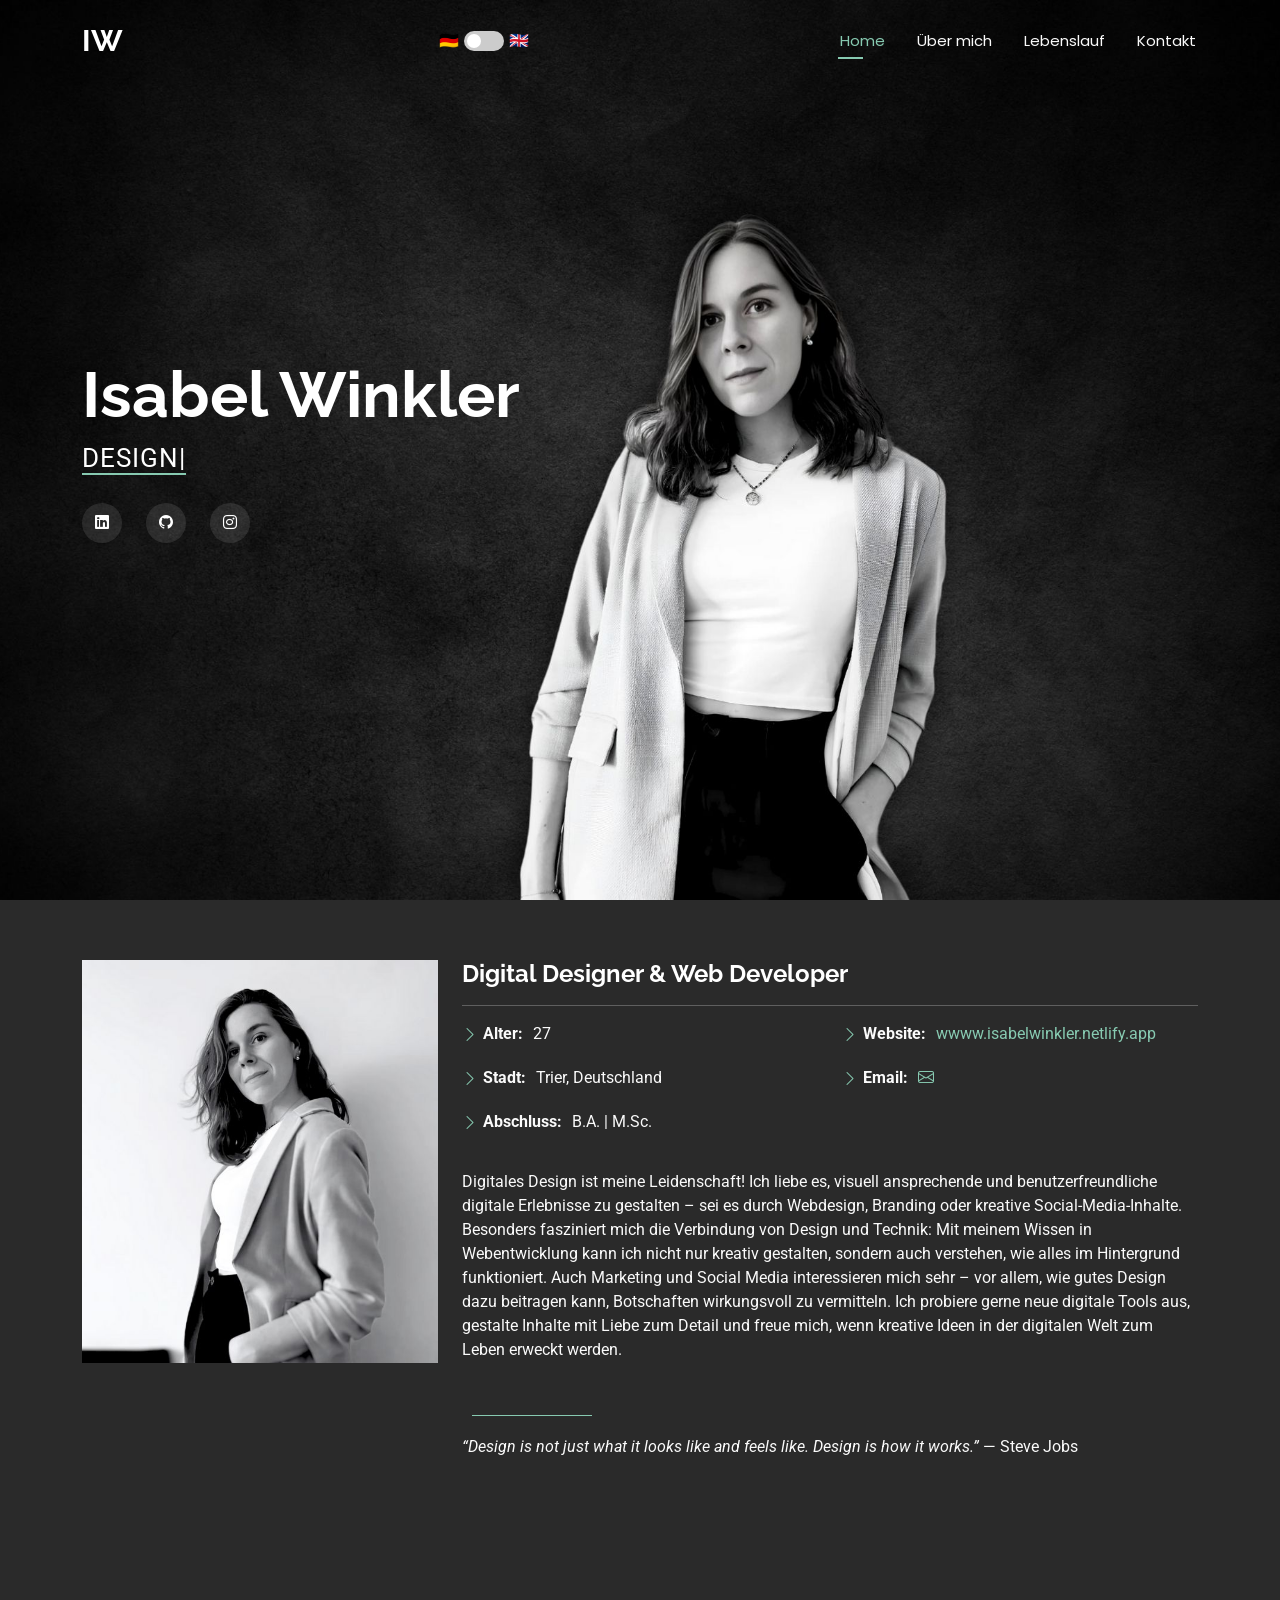
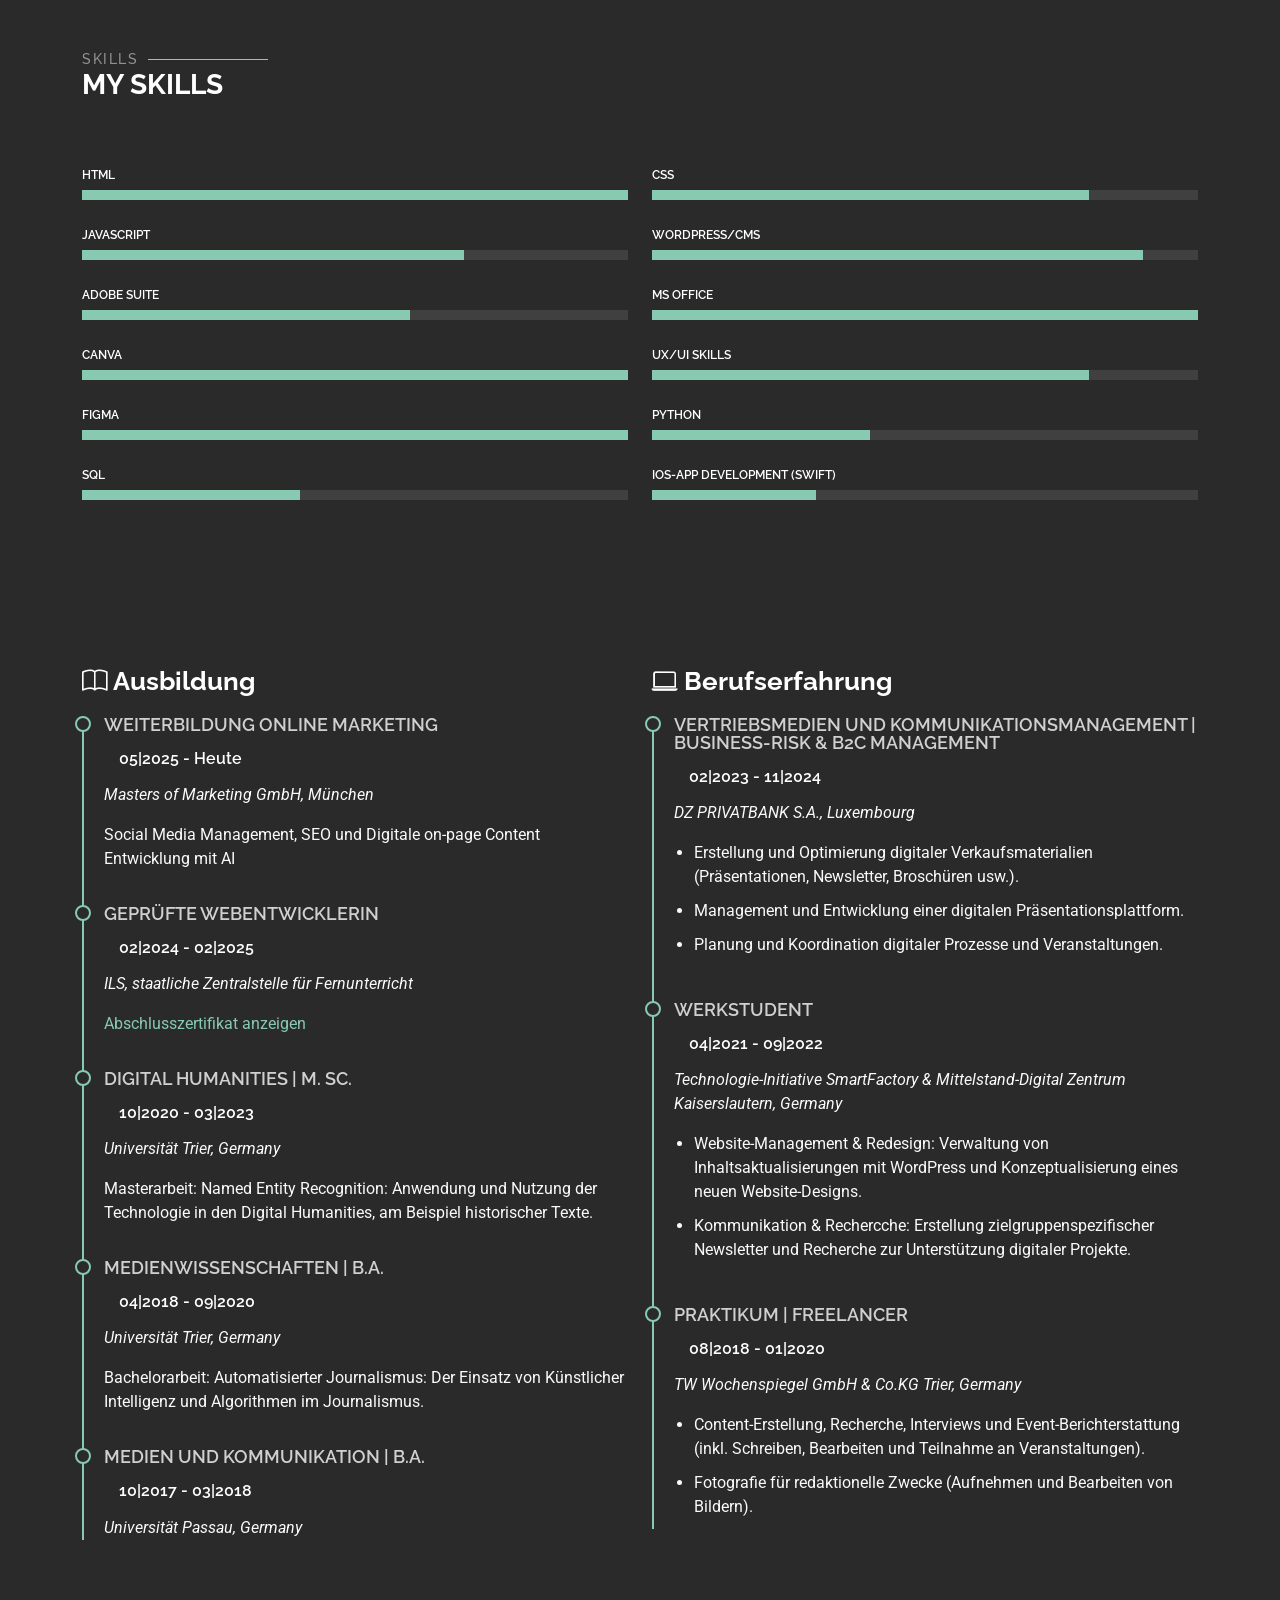
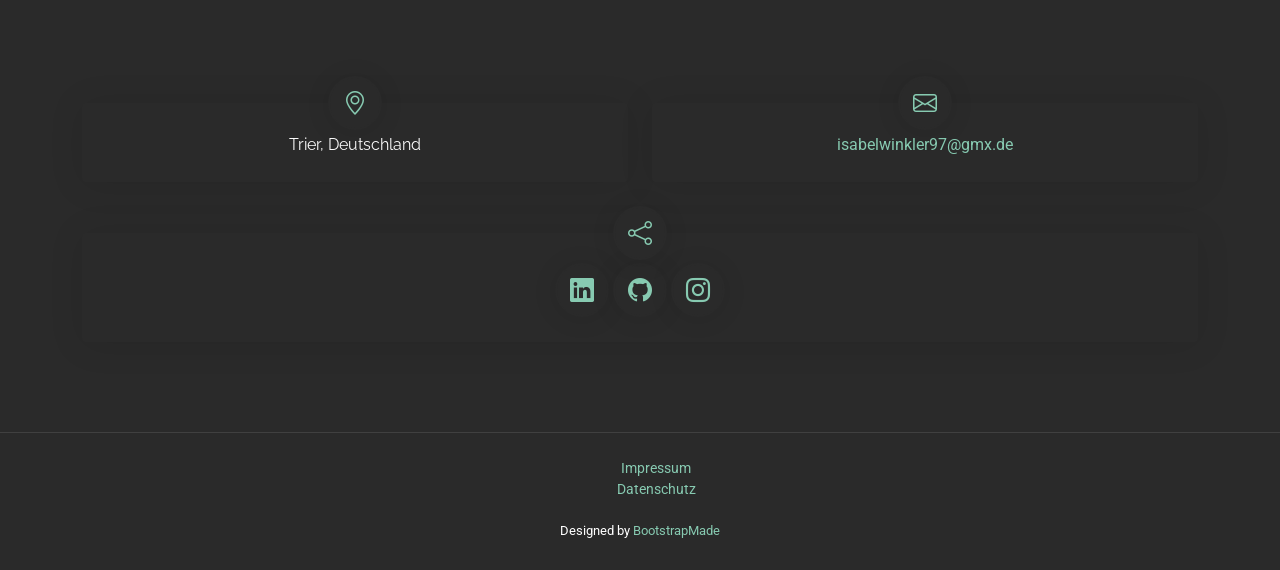
<file: index.html>
<!DOCTYPE html>
<html lang="en">
  <head>
    <meta charset="utf-8" />
    <meta content="width=device-width, initial-scale=1.0" name="viewport" />
    <title>Isabel Winkler - Webdesign</title>
    <meta name="description" content="" />
    <meta name="keywords" content="" />

    <!-- Favicons -->
    <link href="assets/img/favicon.png" rel="icon" />
    <link href="assets/img/apple-touch-icon.png" rel="apple-touch-icon" />

    <!-- Fonts -->
    <link href="https://fonts.googleapis.com" rel="preconnect" />
    <link href="https://fonts.gstatic.com" rel="preconnect" crossorigin />
    <link
      href="https://fonts.googleapis.com/css2?family=Roboto:ital,wght@0,100;0,300;0,400;0,500;0,700;0,900;1,100;1,300;1,400;1,500;1,700;1,900&family=Poppins:ital,wght@0,100;0,200;0,300;0,400;0,500;0,600;0,700;0,800;0,900;1,100;1,200;1,300;1,400;1,500;1,600;1,700;1,800;1,900&family=Raleway:ital,wght@0,100;0,200;0,300;0,400;0,500;0,600;0,700;0,800;0,900;1,100;1,200;1,300;1,400;1,500;1,600;1,700;1,800;1,900&display=swap"
      rel="stylesheet"
    />

    <!-- Vendor CSS Files -->
    <link
      href="assets/vendor/bootstrap/css/bootstrap.min.css"
      rel="stylesheet"
    />
    <link
      href="assets/vendor/bootstrap-icons/bootstrap-icons.css"
      rel="stylesheet"
    />
    <link href="assets/vendor/aos/aos.css" rel="stylesheet" />
    <link href="assets/vendor/swiper/swiper-bundle.min.css" rel="stylesheet" />
    <link
      href="assets/vendor/glightbox/css/glightbox.min.css"
      rel="stylesheet"
    />

    <!-- Main CSS File -->
    <link href="assets/css/main.css" rel="stylesheet" />

    <!-- =======================================================
  * Template Name: Personal
  * Template URL: https://bootstrapmade.com/personal-free-resume-bootstrap-template/
  * Updated: Nov 04 2024 with Bootstrap v5.3.3
  * Author: BootstrapMade.com
  * License: https://bootstrapmade.com/license/
  ======================================================== -->
  </head>

  <body class="index-page">
    <header id="header" class="header d-flex align-items-center fixed-top">
      <div
        class="container-fluid container-xl position-relative d-flex align-items-center justify-content-between"
      >
        <a href="index.html" class="logo d-flex align-items-center">
          <!-- Uncomment the line below if you also wish to use an image logo -->
          <!-- <img src="assets/img/logo.png" alt=""> -->
          <h1 class="sitename">IW</h1>
        </a>

        <!-- Toggle-Switch für die Sprache -->
        <div class="language-switch d-flex align-items-center">
          <span class="lang-label">🇩🇪</span>
          <label class="switch">
            <input type="checkbox" id="toggleLanguage" />
            <span class="slider"></span>
          </label>
          <span class="lang-label">🇬🇧</span>
        </div>

        <nav id="navmenu" class="navmenu">
          <ul>
            <li><a href="index.html" class="active">Home</a></li>
            <li><a href="#about">Über mich</a></li>
            <li><a href="#resume">Lebenslauf</a></li>
            <li><a href="#contact">Kontakt</a></li>
          </ul>
          <i class="mobile-nav-toggle d-xl-none bi bi-list"></i>
        </nav>
      </div>
    </header>

    <main class="main">
      <!-- Hero Section -->
      <section id="hero" class="hero section dark-background">
        <img src="assets/img/hero-bg.jpg" alt="" data-aos="fade-in" />

        <div class="container" data-aos="zoom-out" data-aos-delay="100">
          <h2>Isabel Winkler</h2>
          <p>
            <span
              class="typed"
              data-typed-items="DESIGN, DIGITAL, INNOVATION, KREATIVIÄT, ENTWICKLUNG, MARKETING, EVENTS"
              >CREATIVITY</span
            ><span class="typed-cursor typed-cursor--blink"></span>
          </p>
          <div class="social-links">
            <a
              href="https://www.linkedin.com/in/isabel-winkler-433579198/"
              target="_blank"
              ><i class="bi bi-linkedin"></i
            ></a>
            <a href="https://github.com/easywinkler" target="_blank"
              ><i class="bi bi-github"></i
            ></a>
            <a href="https://www.instagram.com/isipisiii3/" target="_blank"
              ><i class="bi bi-instagram"></i
            ></a>
          </div>
        </div>
      </section>
      <!-- /Hero Section -->

      <!-- About Section -->
      <section id="about" class="about section">
        <div class="container" data-aos="fade-up" data-aos-delay="100">
          <div class="row gy-4 justify-content-center">
            <div class="col-lg-4">
              <img src="assets/img/profile-img.jpg" class="img-fluid" alt="" />
            </div>
            <div class="col-lg-8 content">
              <h2>Digital Designer &amp; Web Developer</h2>
              <p>
                <hr>
              </p>
              <div class="row">
                <div class="col-lg-6">
                  <ul>
                    <li>
                      <i class="bi bi-chevron-right"></i>
                      <strong>Alter:</strong>
                      <span>27</span>
                    </li>
                    <li>
                      <i class="bi bi-chevron-right"></i>
                      <strong>Stadt:</strong> <span>Trier, Deutschland</span>
                    </li>
                    <li>
                      <i class="bi bi-chevron-right"></i>
                      <strong>Abschluss:</strong> <span>B.A. | M.Sc.</span>
                    </li>
                  </ul>
                </div>
                <div class="col-lg-6">
                  <ul>
                    <li>
                      <i class="bi bi-chevron-right"></i>
                      <strong>Website:</strong>
                      <a href="https://isabelwinkler.netlify.app/"
                        >wwww.isabelwinkler.netlify.app</a
                      >
                    </li>

                    <li>
                      <i class="bi bi-chevron-right"></i>
                      <strong>Email:</strong>
                      <span
                        ><a href="mailto:isabelwinkler97@gmx.de"
                          ><i class="icon bi bi-envelope flex-shrink-0"></i></a
                      ></span>
                    </li>
                  </ul>
                </div>
              </div>
              <p class="py-3">
                Digitales Design ist meine Leidenschaft! Ich liebe es, visuell ansprechende und benutzerfreundliche digitale Erlebnisse zu gestalten – sei es durch Webdesign, Branding oder kreative Social-Media-Inhalte. Besonders fasziniert mich die Verbindung von Design und Technik: Mit meinem Wissen in Webentwicklung kann ich nicht nur kreativ gestalten, sondern auch verstehen, wie alles im Hintergrund funktioniert. Auch Marketing und Social Media interessieren mich sehr – vor allem, wie gutes Design dazu beitragen kann, Botschaften wirkungsvoll zu vermitteln. Ich probiere gerne neue digitale Tools aus, gestalte Inhalte mit Liebe zum Detail und freue mich, wenn kreative Ideen in der digitalen Welt zum Leben erweckt werden.
              </p>
              <div class="section-title">
                <h3></h3>
                <p>
                  <span class="fst-italic py-3"
                    >“Design is not just what it looks like and feels like.
                    Design is how it works.”
                  </span>
                  &mdash; Steve Jobs
                </p>
              </div>
            </div>
          </div>
        </div>
      </section>
      <!-- /About Section -->

      <!-- Skills Section -->
      <section id="skills" class="skills section">
        <!-- Section Title -->
        <div class="container section-title" data-aos="fade-up">
          <h2>Skills</h2>
          <div>
            <span>My</span> <span class="description-title">Skills</span>
          </div>
        </div>
        <!-- End Section Title -->

        <div class="container" data-aos="fade-up" data-aos-delay="100">
          <div class="row skills-content skills-animation">
            <div class="col-lg-6">
              <div class="progress">
                <span class="skill"><span>HTML</span> <i class="val"></i></span>
                <div class="progress-bar-wrap">
                  <div
                    class="progress-bar"
                    role="progressbar"
                    aria-valuenow="100"
                    aria-valuemin="0"
                    aria-valuemax="100"
                  ></div>
                </div>
              </div>
              <!-- End Skills Item -->

              <div class="progress">
                <span class="skill"
                  ><span>JavaScript</span> <i class="val"></i
                ></span>
                <div class="progress-bar-wrap">
                  <div
                    class="progress-bar"
                    role="progressbar"
                    aria-valuenow="70"
                    aria-valuemin="0"
                    aria-valuemax="100"
                  ></div>
                </div>
              </div>
              <!-- End Skills Item -->

              <div class="progress">
                <span class="skill"
                  ><span>Adobe Suite</span> <i class="val"></i
                ></span>
                <div class="progress-bar-wrap">
                  <div
                    class="progress-bar"
                    role="progressbar"
                    aria-valuenow="60"
                    aria-valuemin="0"
                    aria-valuemax="100"
                  ></div>
                </div>
              </div>
              <!-- End Skills Item -->

              <div class="progress">
                <span class="skill"
                  ><span>Canva</span> <i class="val"></i
                ></span>
                <div class="progress-bar-wrap">
                  <div
                    class="progress-bar"
                    role="progressbar"
                    aria-valuenow="100"
                    aria-valuemin="0"
                    aria-valuemax="100"
                  ></div>
                </div>
              </div>
              <!-- End Skills Item -->

              <div class="progress">
                <span class="skill"
                  ><span>Figma</span> <i class="val"></i
                ></span>
                <div class="progress-bar-wrap">
                  <div
                    class="progress-bar"
                    role="progressbar"
                    aria-valuenow="100"
                    aria-valuemin="0"
                    aria-valuemax="70"
                  ></div>
                </div>
              </div>
              <!-- End Skills Item -->

              <div class="progress">
                <span class="skill"
                  ><span>SQL</span> <i class="val"></i
                ></span>
                <div class="progress-bar-wrap">
                  <div
                    class="progress-bar"
                    role="progressbar"
                    aria-valuenow="40"
                    aria-valuemin="0"
                    aria-valuemax="100"
                  ></div>
                </div>
              </div>
              <!-- End Skills Item -->
            </div>

            <div class="col-lg-6">
              <div class="progress">
                <span class="skill"><span>CSS</span> <i class="val"></i></span>
                <div class="progress-bar-wrap">
                  <div
                    class="progress-bar"
                    role="progressbar"
                    aria-valuenow="80"
                    aria-valuemin="0"
                    aria-valuemax="100"
                  ></div>
                </div>
              </div>
              <!-- End Skills Item -->

              <div class="progress">
                <span class="skill"
                  ><span>WordPress/CMS</span> <i class="val"></i
                ></span>
                <div class="progress-bar-wrap">
                  <div
                    class="progress-bar"
                    role="progressbar"
                    aria-valuenow="90"
                    aria-valuemin="0"
                    aria-valuemax="100"
                  ></div>
                </div>
              </div>
              <!-- End Skills Item -->

              <div class="progress">
                <span class="skill"
                  ><span>MS Office</span> <i class="val"></i
                ></span>
                <div class="progress-bar-wrap">
                  <div
                    class="progress-bar"
                    role="progressbar"
                    aria-valuenow="100"
                    aria-valuemin="0"
                    aria-valuemax="100"
                  ></div>
                </div>
              </div>
              <!-- End Skills Item -->

              <div class="progress">
                <span class="skill"
                  ><span>UX/UI Skills</span> <i class="val"></i
                ></span>
                <div class="progress-bar-wrap">
                  <div
                    class="progress-bar"
                    role="progressbar"
                    aria-valuenow="80"
                    aria-valuemin="0"
                    aria-valuemax="100"
                  ></div>
                </div>
              </div>
              <!-- End Skills Item -->

              <div class="progress">
                <span class="skill"
                  ><span>Python</span> <i class="val"></i
                ></span>
                <div class="progress-bar-wrap">
                  <div
                    class="progress-bar"
                    role="progressbar"
                    aria-valuenow="40"
                    aria-valuemin="0"
                    aria-valuemax="100"
                  ></div>
                </div>
              </div>
              <!-- End Skills Item -->

              <div class="progress">
                <span class="skill"
                  ><span>iOS-App Development (Swift)</span> <i class="val"></i
                ></span>
                <div class="progress-bar-wrap">
                  <div
                    class="progress-bar"
                    role="progressbar"
                    aria-valuenow="30"
                    aria-valuemin="0"
                    aria-valuemax="100"
                  ></div>
                </div>
              </div>
              <!-- End Skills Item -->
            </div>
          </div>
        </div>
      </section>
      <!-- /Skills Section -->

      <!-- Resume Section -->
      <section id="resume" class="resume section">
        <div class="container">
          <div class="row">
            <div class="col-lg-6" data-aos="fade-up" data-aos-delay="100">
              <h3 class="resume-title">
                <i class="icon bi bi-book flex-shrink-0"></i> Ausbildung
              </h3>
              <div class="resume-item">
                <h4>Weiterbildung Online Marketing</h4>
                <h5>05|2025 - Heute</h5>
                <p><em>Masters of Marketing GmbH, München</em></p>
                <p>Social Media Management, SEO und Digitale on-page Content Entwicklung mit AI</p>
              </div>
              <!-- Edn Resume Item -->
              <div class="resume-item">
                <h4>Geprüfte Webentwicklerin</h4>
                <h5>02|2024 - 02|2025</h5>
                <p><em>ILS, staatliche Zentralstelle für Fernunterricht</em></p>
                <p>
                  <a href="assets/img/webentwicklerin_zertifikat.png">Abschlusszertifikat anzeigen</a>
                </p>
              </div>
              <!-- Edn Resume Item -->
              <div class="resume-item">
                <h4>Digital Humanities | M. Sc.</h4>
                <h5>10|2020 - 03|2023</h5>
                <p><em>Universität Trier, Germany</em></p>
                <p>
                  Masterarbeit: Named Entity Recognition: Anwendung und Nutzung der Technologie in den Digital Humanities, am Beispiel historischer Texte.
                </p>
              </div>
              <!-- Edn Resume Item -->

              <div class="resume-item">
                <h4>Medienwissenschaften | B.A.</h4>
                <h5>04|2018 - 09|2020</h5>
                <p><em>Universität Trier, Germany</em></p>
                <p>
                  Bachelorarbeit: Automatisierter Journalismus: Der Einsatz von Künstlicher Intelligenz und Algorithmen im Journalismus.
                </p>
              </div>
              <!-- Edn Resume Item -->

              <div class="resume-item">
                <h4>Medien und Kommunikation | B.A.</h4>
                <h5>10|2017 - 03|2018</h5>
                <p><em>Universität Passau, Germany</em></p>
              </div>
              <!-- Edn Resume Item -->
            </div>

            <div class="col-lg-6" data-aos="fade-up" data-aos-delay="200">
              <h3 class="resume-title">
                <i class="icon bi bi-laptop flex-shrink-0"></i> Berufserfahrung
              </h3>
              <div class="resume-item">
                <h4>
                  Vertriebsmedien und Kommunikationsmanagement | Business-Risk & B2C
                  Management
                </h4>
                <h5>02|2023 - 11|2024</h5>
                <p><em>DZ PRIVATBANK S.A., Luxembourg</em></p>
                <ul>
                  <li>
                    Erstellung und Optimierung digitaler Verkaufsmaterialien (Präsentationen, Newsletter, Broschüren usw.).
                  </li>
                  <li>
                    Management und Entwicklung einer digitalen Präsentationsplattform.
                  </li>
                  <li>
                    Planung und Koordination digitaler Prozesse und Veranstaltungen.
                  </li>
                </ul>
              </div>
              <!-- Edn Resume Item -->

              <div class="resume-item">
                <h4>Werkstudent</h4>
                <h5>04|2021 - 09|2022</h5>
                <p>
                  <em
                    >Technologie-Initiative SmartFactory &amp;
                    Mittelstand-Digital Zentrum Kaiserslautern, Germany
                  </em>
                </p>
                <ul>
                  <li>
                    Website-Management & Redesign: Verwaltung von Inhaltsaktualisierungen mit WordPress und Konzeptualisierung eines neuen Website-Designs.
                  </li>
                  <li>
                    Kommunikation & Rechercche: Erstellung zielgruppenspezifischer Newsletter und Recherche zur Unterstützung digitaler Projekte.
                  </li>
                </ul>
              </div>
              <!-- Edn Resume Item -->

              <div class="resume-item">
                <h4>Praktikum | Freelancer</h4>
                <h5>08|2018 - 01|2020</h5>
                <p><em>TW Wochenspiegel GmbH & Co.KG Trier, Germany </em></p>
                <ul>
                  <li>
                    Content-Erstellung, Recherche, Interviews und Event-Berichterstattung (inkl. Schreiben, Bearbeiten und Teilnahme an Veranstaltungen).
                  </li>
                  <li>
                    Fotografie für redaktionelle Zwecke (Aufnehmen und Bearbeiten von Bildern).
                  </li>
                </ul>
              </div>
              <!-- Edn Resume Item -->
            </div>
          </div>
        </div>
      </section>
      <!-- /Resume Section -->

      <!-- contact Section -->
      <section id="contact" class="contact section">
        <div class="container" data-aos="fade-up" data-aos-delay="100">
          <div class="row gy-4">
            <div
              class="col-lg-6 col-md-6 d-flex flex-column align-items-center"
            >
              <i class="icon bi bi-geo-alt flex-shrink-0"></i>
              <div class="contact-item">
                <p>Trier, Deutschland</p>
              </div>
            </div>
            <!-- End contact Item -->

            <div
              class="col-lg-6 col-md-6 d-flex flex-column align-items-center"
            >
              <i class="icon bi bi-envelope flex-shrink-0"></i>
              <div class="contact-item">
                <a href="mailto:isabelwinkler97@gmx.de"
                  >isabelwinkler97@gmx.de</a
                >
              </div>
            </div>
            <!-- End contact Item -->

            <div
              class="col-lg-12 col-md-6 d-flex flex-column align-items-center"
            >
              <i class="icon bi bi-share flex-shrink-0"></i>
              <div class="contact-item">
                <a
                  href="https://www.linkedin.com/in/isabel-winkler-433579198/"
                  target="_blank"
                  ><i class="bi bi-linkedin"></i
                ></a>
                <a href="https://github.com/easywinkler" target="_blank"
                  ><i class="bi bi-github"></i
                ></a>
                <a href="https://www.instagram.com/isipisiii3/" target="_blank"
                  ><i class="bi bi-instagram"></i
                ></a>
              </div>
            </div>
            <!-- End contact Item -->
          </div>
        </div>
      </section>
      <!-- /Contact Section -->
    </main>

    <footer id="footer" class="footer dark-background">
      <div class="navfooter">
        <ul>
          <li style="list-style-type: none">
            <a href="impressum.html">Impressum</a>
          </li>
          <li style="list-style-type: none">
            <a href="impressum.html#dataSecurity">Datenschutz</a>
          </li>
        </ul>
      </div>
      <div class="credits">
        <!-- All the links in the footer should remain intact. -->
        <!-- You can delete the links only if you've purchased the pro version. -->
        <!-- Licensing information: https://bootstrapmade.com/license/ -->
        <!-- Purchase the pro version with working PHP/AJAX contact form: [buy-url] -->
        Designed by <a href="https://bootstrapmade.com/">BootstrapMade</a>
      </div>
    </footer>

    <!-- Scroll Top -->
    <a
      href="#"
      id="scroll-top"
      class="scroll-top d-flex align-items-center justify-content-center"
      ><i class="bi bi-arrow-up-short"></i
    ></a>

    <!-- Preloader -->
    <div id="preloader"></div>

    <!-- Vendor JS Files -->
    <script src="assets/vendor/bootstrap/js/bootstrap.bundle.min.js"></script>
    <script src="assets/vendor/php-email-form/validate.js"></script>
    <script src="assets/vendor/aos/aos.js"></script>
    <script src="assets/vendor/typed.js/typed.umd.js"></script>
    <script src="assets/vendor/purecounter/purecounter_vanilla.js"></script>
    <script src="assets/vendor/waypoints/noframework.waypoints.js"></script>
    <script src="assets/vendor/swiper/swiper-bundle.min.js"></script>
    <script src="assets/vendor/glightbox/js/glightbox.min.js"></script>
    <script src="assets/vendor/imagesloaded/imagesloaded.pkgd.min.js"></script>
    <script src="assets/vendor/isotope-layout/isotope.pkgd.min.js"></script>

    <!-- Main JS File -->
    <script src="assets/js/main.js"></script>
  </body>
</html>
</file>
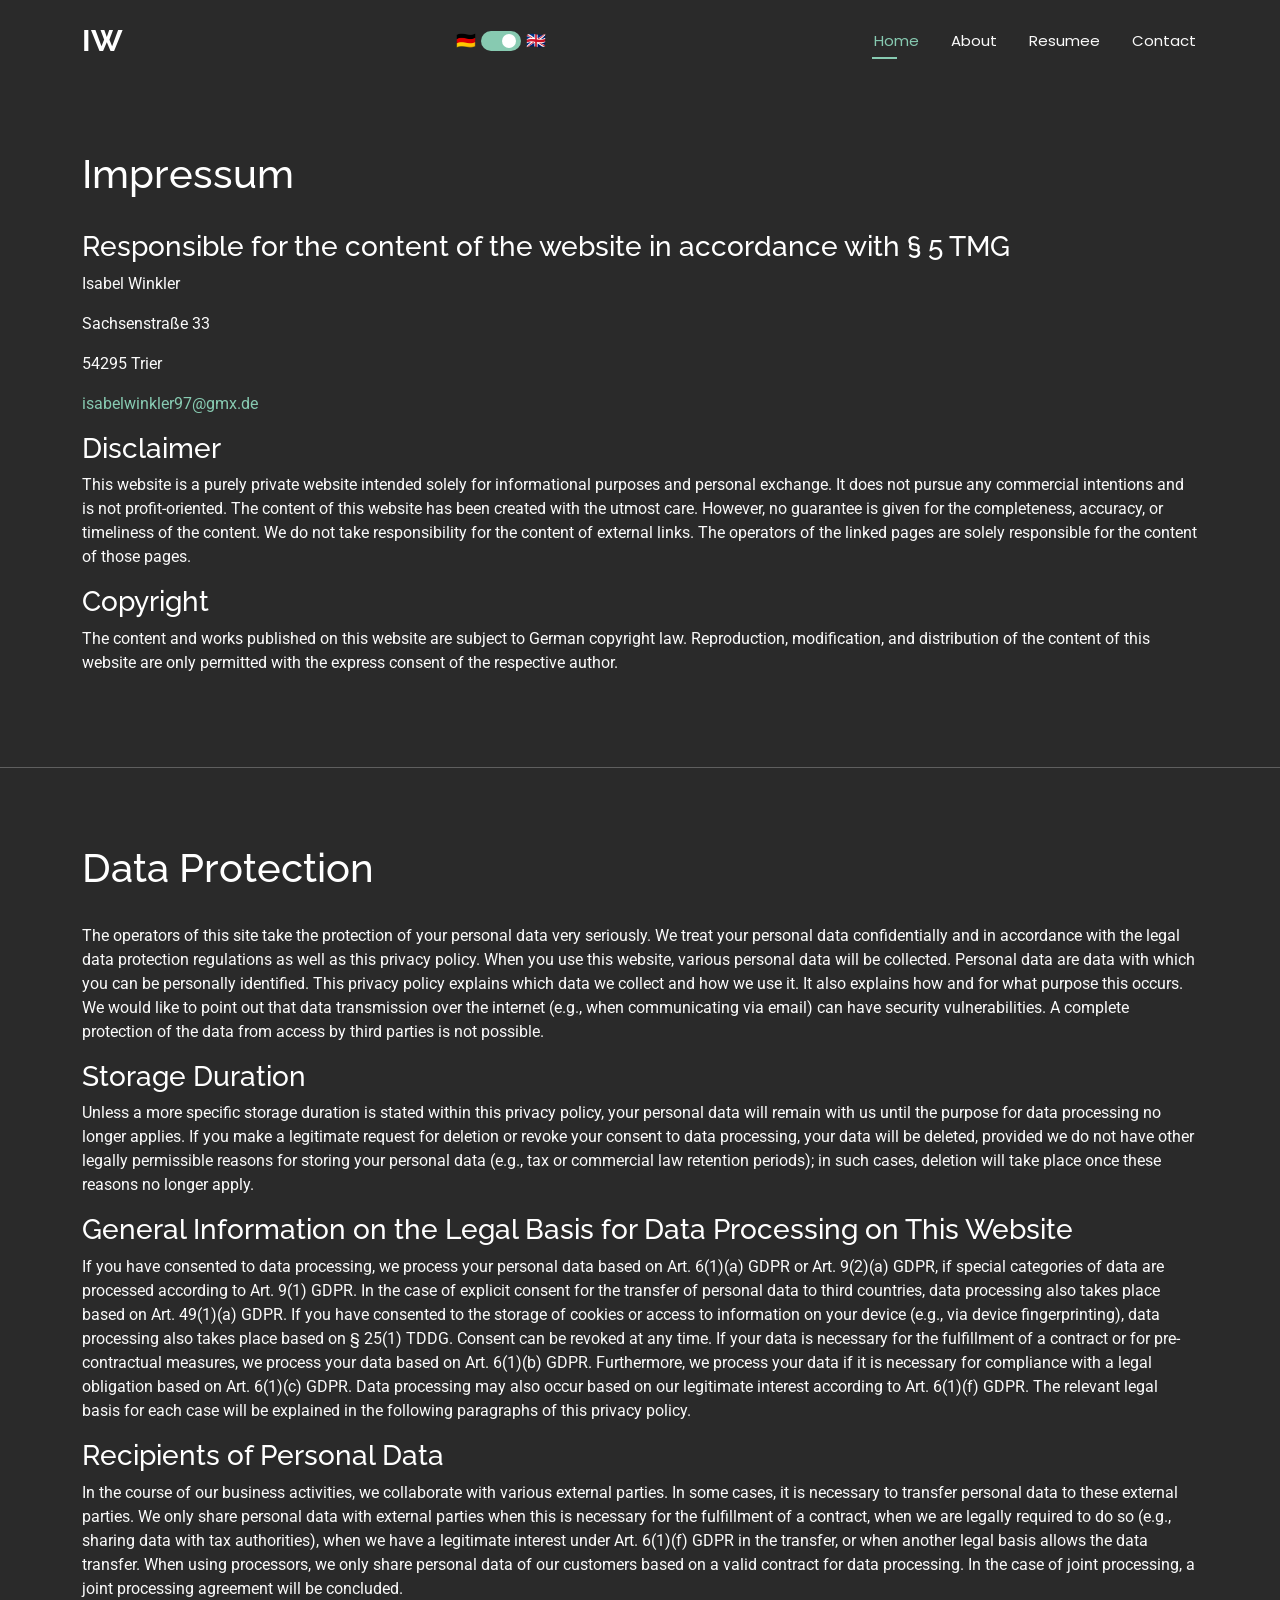
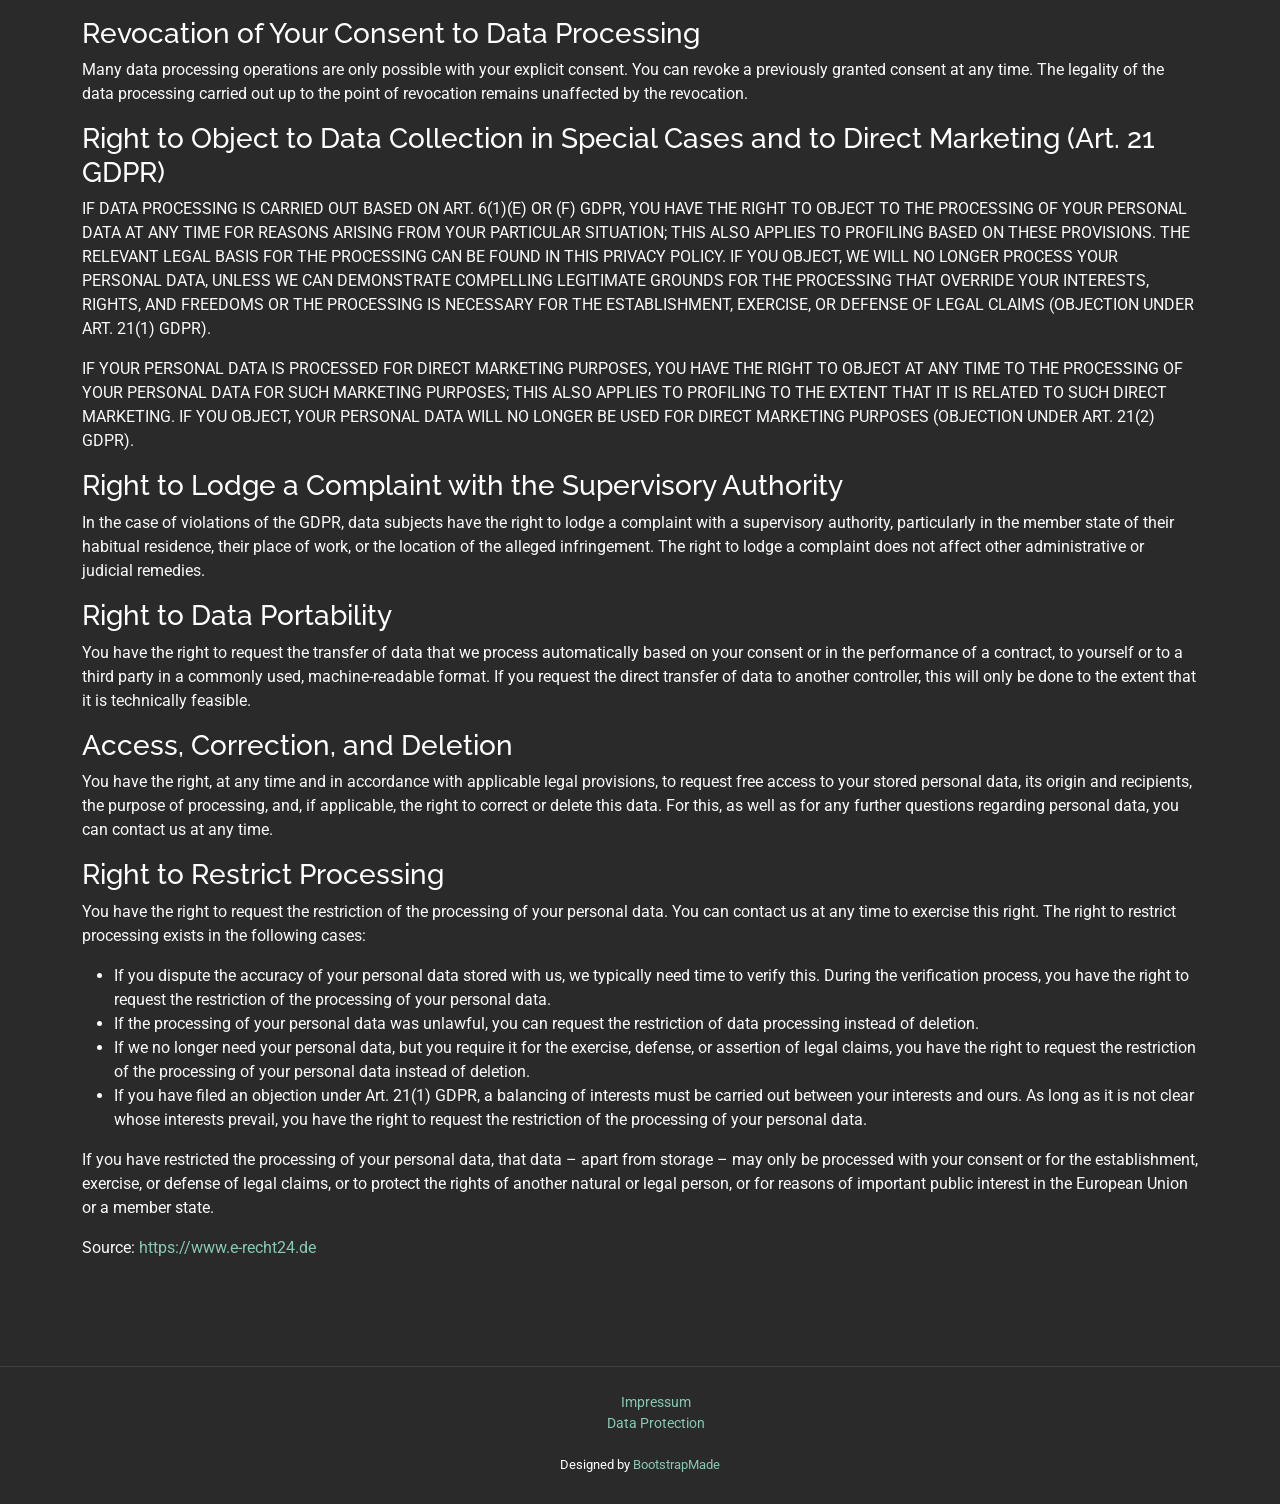
<file: impressum-en.html>
<!DOCTYPE html>
<html lang="en">
  <head>
    <meta charset="utf-8" />
    <meta content="width=device-width, initial-scale=1.0" name="viewport" />
    <title>Isabel Winkler - impressum / data security</title>
    <meta name="description" content="" />
    <meta name="keywords" content="" />

    <!-- Favicons -->
    <link href="assets/img/favicon.png" rel="icon" />
    <link href="assets/img/apple-touch-icon.png" rel="apple-touch-icon" />

    <!-- Fonts -->
    <link href="https://fonts.googleapis.com" rel="preconnect" />
    <link href="https://fonts.gstatic.com" rel="preconnect" crossorigin />
    <link
      href="https://fonts.googleapis.com/css2?family=Roboto:ital,wght@0,100;0,300;0,400;0,500;0,700;0,900;1,100;1,300;1,400;1,500;1,700;1,900&family=Poppins:ital,wght@0,100;0,200;0,300;0,400;0,500;0,600;0,700;0,800;0,900;1,100;1,200;1,300;1,400;1,500;1,600;1,700;1,800;1,900&family=Raleway:ital,wght@0,100;0,200;0,300;0,400;0,500;0,600;0,700;0,800;0,900;1,100;1,200;1,300;1,400;1,500;1,600;1,700;1,800;1,900&display=swap"
      rel="stylesheet"
    />

    <!-- Vendor CSS Files -->
    <link
      href="assets/vendor/bootstrap/css/bootstrap.min.css"
      rel="stylesheet"
    />
    <link
      href="assets/vendor/bootstrap-icons/bootstrap-icons.css"
      rel="stylesheet"
    />
    <link href="assets/vendor/aos/aos.css" rel="stylesheet" />
    <link href="assets/vendor/swiper/swiper-bundle.min.css" rel="stylesheet" />
    <link
      href="assets/vendor/glightbox/css/glightbox.min.css"
      rel="stylesheet"
    />

    <!-- Main CSS File -->
    <link href="assets/css/main.css" rel="stylesheet" />

    <!-- =======================================================
  * Template Name: Personal
  * Template URL: https://bootstrapmade.com/personal-free-resume-bootstrap-template/
  * Updated: Nov 04 2024 with Bootstrap v5.3.3
  * Author: BootstrapMade.com
  * License: https://bootstrapmade.com/license/
  ======================================================== -->
  </head>

  <body class="index-page">
    <header id="header" class="header d-flex align-items-center fixed-top">
      <div
        class="container-fluid container-xl position-relative d-flex align-items-center justify-content-between"
      >
        <a href="index-en.html" class="logo d-flex align-items-center">
          <!-- Uncomment the line below if you also wish to use an image logo -->
          <!-- <img src="assets/img/logo.png" alt=""> -->
          <h1 class="sitename">IW</h1>
        </a>

        <!-- Toggle-Switch für die Sprache -->
        <div class="language-switch d-flex align-items-center">
          <span class="lang-label">🇩🇪</span>
          <label class="switch">
            <input type="checkbox" id="toggleLanguage" />
            <span class="slider"></span>
          </label>
          <span class="lang-label">🇬🇧</span>
        </div>

        <nav id="navmenu" class="navmenu">
          <ul>
            <li><a href="index.html" class="active">Home</a></li>
            <li><a href="#about">About</a></li>
            <li><a href="#resume">Resumee</a></li>
            <li><a href="#contact">Contact</a></li>
          </ul>
          <i class="mobile-nav-toggle d-xl-none bi bi-list"></i>
        </nav>
      </div>
    </header>

    <main class="main">
      <section class="impressum container">
        <h1>Impressum</h1>
        <br />
        <h3>
          Responsible for the content of the website in accordance with § 5 TMG
        </h3>
        <p>Isabel Winkler</p>
        <p>Sachsenstraße 33</p>
        <p>54295 Trier</p>
        <p>
          <a href="mailto:isabelwinkler97@gmx.de">isabelwinkler97@gmx.de</a>
        </p>
        <h3>Disclaimer</h3>
        <p>
          This website is a purely private website intended solely for
          informational purposes and personal exchange. It does not pursue any
          commercial intentions and is not profit-oriented. The content of this
          website has been created with the utmost care. However, no guarantee
          is given for the completeness, accuracy, or timeliness of the content.
          We do not take responsibility for the content of external links. The
          operators of the linked pages are solely responsible for the content
          of those pages.
        </p>
        <h3>Copyright</h3>
        <p>
          The content and works published on this website are subject to German
          copyright law. Reproduction, modification, and distribution of the
          content of this website are only permitted with the express consent of
          the respective author.
        </p>
      </section>
      <hr />
      <section id="dataSecurity" class="container">
        <h1>Data Protection</h1>
        <br />
        <p>
          The operators of this site take the protection of your personal data
          very seriously. We treat your personal data confidentially and in
          accordance with the legal data protection regulations as well as this
          privacy policy. When you use this website, various personal data will
          be collected. Personal data are data with which you can be personally
          identified. This privacy policy explains which data we collect and how
          we use it. It also explains how and for what purpose this occurs. We
          would like to point out that data transmission over the internet
          (e.g., when communicating via email) can have security
          vulnerabilities. A complete protection of the data from access by
          third parties is not possible.
        </p>

        <h3>Storage Duration</h3>
        <p>
          Unless a more specific storage duration is stated within this privacy
          policy, your personal data will remain with us until the purpose for
          data processing no longer applies. If you make a legitimate request
          for deletion or revoke your consent to data processing, your data will
          be deleted, provided we do not have other legally permissible reasons
          for storing your personal data (e.g., tax or commercial law retention
          periods); in such cases, deletion will take place once these reasons
          no longer apply.
        </p>
        <h3>
          General Information on the Legal Basis for Data Processing on This
          Website
        </h3>
        <p>
          If you have consented to data processing, we process your personal
          data based on Art. 6(1)(a) GDPR or Art. 9(2)(a) GDPR, if special
          categories of data are processed according to Art. 9(1) GDPR. In the
          case of explicit consent for the transfer of personal data to third
          countries, data processing also takes place based on Art. 49(1)(a)
          GDPR. If you have consented to the storage of cookies or access to
          information on your device (e.g., via device fingerprinting), data
          processing also takes place based on § 25(1) TDDG. Consent can be
          revoked at any time. If your data is necessary for the fulfillment of
          a contract or for pre-contractual measures, we process your data based
          on Art. 6(1)(b) GDPR. Furthermore, we process your data if it is
          necessary for compliance with a legal obligation based on Art. 6(1)(c)
          GDPR. Data processing may also occur based on our legitimate interest
          according to Art. 6(1)(f) GDPR. The relevant legal basis for each case
          will be explained in the following paragraphs of this privacy policy.
        </p>
        <h3>Recipients of Personal Data</h3>
        <p>
          In the course of our business activities, we collaborate with various
          external parties. In some cases, it is necessary to transfer personal
          data to these external parties. We only share personal data with
          external parties when this is necessary for the fulfillment of a
          contract, when we are legally required to do so (e.g., sharing data
          with tax authorities), when we have a legitimate interest under Art.
          6(1)(f) GDPR in the transfer, or when another legal basis allows the
          data transfer. When using processors, we only share personal data of
          our customers based on a valid contract for data processing. In the
          case of joint processing, a joint processing agreement will be
          concluded.
        </p>
        <h3>Revocation of Your Consent to Data Processing</h3>
        <p>
          Many data processing operations are only possible with your explicit
          consent. You can revoke a previously granted consent at any time. The
          legality of the data processing carried out up to the point of
          revocation remains unaffected by the revocation.
        </p>
        <h3>
          Right to Object to Data Collection in Special Cases and to Direct
          Marketing (Art. 21 GDPR)
        </h3>
        <p>
          IF DATA PROCESSING IS CARRIED OUT BASED ON ART. 6(1)(E) OR (F) GDPR,
          YOU HAVE THE RIGHT TO OBJECT TO THE PROCESSING OF YOUR PERSONAL DATA
          AT ANY TIME FOR REASONS ARISING FROM YOUR PARTICULAR SITUATION; THIS
          ALSO APPLIES TO PROFILING BASED ON THESE PROVISIONS. THE RELEVANT
          LEGAL BASIS FOR THE PROCESSING CAN BE FOUND IN THIS PRIVACY POLICY. IF
          YOU OBJECT, WE WILL NO LONGER PROCESS YOUR PERSONAL DATA, UNLESS WE
          CAN DEMONSTRATE COMPELLING LEGITIMATE GROUNDS FOR THE PROCESSING THAT
          OVERRIDE YOUR INTERESTS, RIGHTS, AND FREEDOMS OR THE PROCESSING IS
          NECESSARY FOR THE ESTABLISHMENT, EXERCISE, OR DEFENSE OF LEGAL CLAIMS
          (OBJECTION UNDER ART. 21(1) GDPR).
        </p>
        <p>
          IF YOUR PERSONAL DATA IS PROCESSED FOR DIRECT MARKETING PURPOSES, YOU
          HAVE THE RIGHT TO OBJECT AT ANY TIME TO THE PROCESSING OF YOUR
          PERSONAL DATA FOR SUCH MARKETING PURPOSES; THIS ALSO APPLIES TO
          PROFILING TO THE EXTENT THAT IT IS RELATED TO SUCH DIRECT MARKETING.
          IF YOU OBJECT, YOUR PERSONAL DATA WILL NO LONGER BE USED FOR DIRECT
          MARKETING PURPOSES (OBJECTION UNDER ART. 21(2) GDPR).
        </p>
        <h3>Right to Lodge a Complaint with the Supervisory Authority</h3>
        <p>
          In the case of violations of the GDPR, data subjects have the right to
          lodge a complaint with a supervisory authority, particularly in the
          member state of their habitual residence, their place of work, or the
          location of the alleged infringement. The right to lodge a complaint
          does not affect other administrative or judicial remedies.
        </p>
        <h3>Right to Data Portability</h3>
        <p>
          You have the right to request the transfer of data that we process
          automatically based on your consent or in the performance of a
          contract, to yourself or to a third party in a commonly used,
          machine-readable format. If you request the direct transfer of data to
          another controller, this will only be done to the extent that it is
          technically feasible.
        </p>
        <h3>Access, Correction, and Deletion</h3>
        <p>
          You have the right, at any time and in accordance with applicable
          legal provisions, to request free access to your stored personal data,
          its origin and recipients, the purpose of processing, and, if
          applicable, the right to correct or delete this data. For this, as
          well as for any further questions regarding personal data, you can
          contact us at any time.
        </p>
        <h3>Right to Restrict Processing</h3>

        <p>
          You have the right to request the restriction of the processing of
          your personal data. You can contact us at any time to exercise this
          right. The right to restrict processing exists in the following cases:
        </p>
        <ul>
          <li>
            If you dispute the accuracy of your personal data stored with us, we
            typically need time to verify this. During the verification process,
            you have the right to request the restriction of the processing of
            your personal data.
          </li>
          <li>
            If the processing of your personal data was unlawful, you can
            request the restriction of data processing instead of deletion.
          </li>
          <li>
            If we no longer need your personal data, but you require it for the
            exercise, defense, or assertion of legal claims, you have the right
            to request the restriction of the processing of your personal data
            instead of deletion.
          </li>
          <li>
            If you have filed an objection under Art. 21(1) GDPR, a balancing of
            interests must be carried out between your interests and ours. As
            long as it is not clear whose interests prevail, you have the right
            to request the restriction of the processing of your personal data.
          </li>
        </ul>
        <p>
          If you have restricted the processing of your personal data, that data
          – apart from storage – may only be processed with your consent or for
          the establishment, exercise, or defense of legal claims, or to protect
          the rights of another natural or legal person, or for reasons of
          important public interest in the European Union or a member state.
        </p>
        <p>
          Source:
          <a href="https://www.e-recht24.de">https://www.e-recht24.de</a>
        </p>
      </section>
    </main>

    <footer id="footer" class="footer dark-background">
      <div class="navfooter">
        <ul>
          <li style="list-style-type: none">
            <a href="impressum-en.html">Impressum</a>
          </li>
          <li style="list-style-type: none">
            <a href="impressum-en.html#dataSecurity">Data Protection</a>
          </li>
        </ul>
      </div>
      <div class="credits">
        <!-- All the links in the footer should remain intact. -->
        <!-- You can delete the links only if you've purchased the pro version. -->
        <!-- Licensing information: https://bootstrapmade.com/license/ -->
        <!-- Purchase the pro version with working PHP/AJAX contact form: [buy-url] -->
        Designed by <a href="https://bootstrapmade.com/">BootstrapMade</a>
      </div>
    </footer>

    <!-- Scroll Top -->
    <a
      href="#"
      id="scroll-top"
      class="scroll-top d-flex align-items-center justify-content-center"
      ><i class="bi bi-arrow-up-short"></i
    ></a>

    <!-- Preloader -->
    <div id="preloader"></div>

    <!-- Vendor JS Files -->
    <script src="assets/vendor/bootstrap/js/bootstrap.bundle.min.js"></script>
    <script src="assets/vendor/php-email-form/validate.js"></script>
    <script src="assets/vendor/aos/aos.js"></script>
    <script src="assets/vendor/typed.js/typed.umd.js"></script>
    <script src="assets/vendor/purecounter/purecounter_vanilla.js"></script>
    <script src="assets/vendor/waypoints/noframework.waypoints.js"></script>
    <script src="assets/vendor/swiper/swiper-bundle.min.js"></script>
    <script src="assets/vendor/glightbox/js/glightbox.min.js"></script>
    <script src="assets/vendor/imagesloaded/imagesloaded.pkgd.min.js"></script>
    <script src="assets/vendor/isotope-layout/isotope.pkgd.min.js"></script>

    <!-- Main JS File -->
    <script src="assets/js/main.js"></script>
  </body>
</html>
</file>
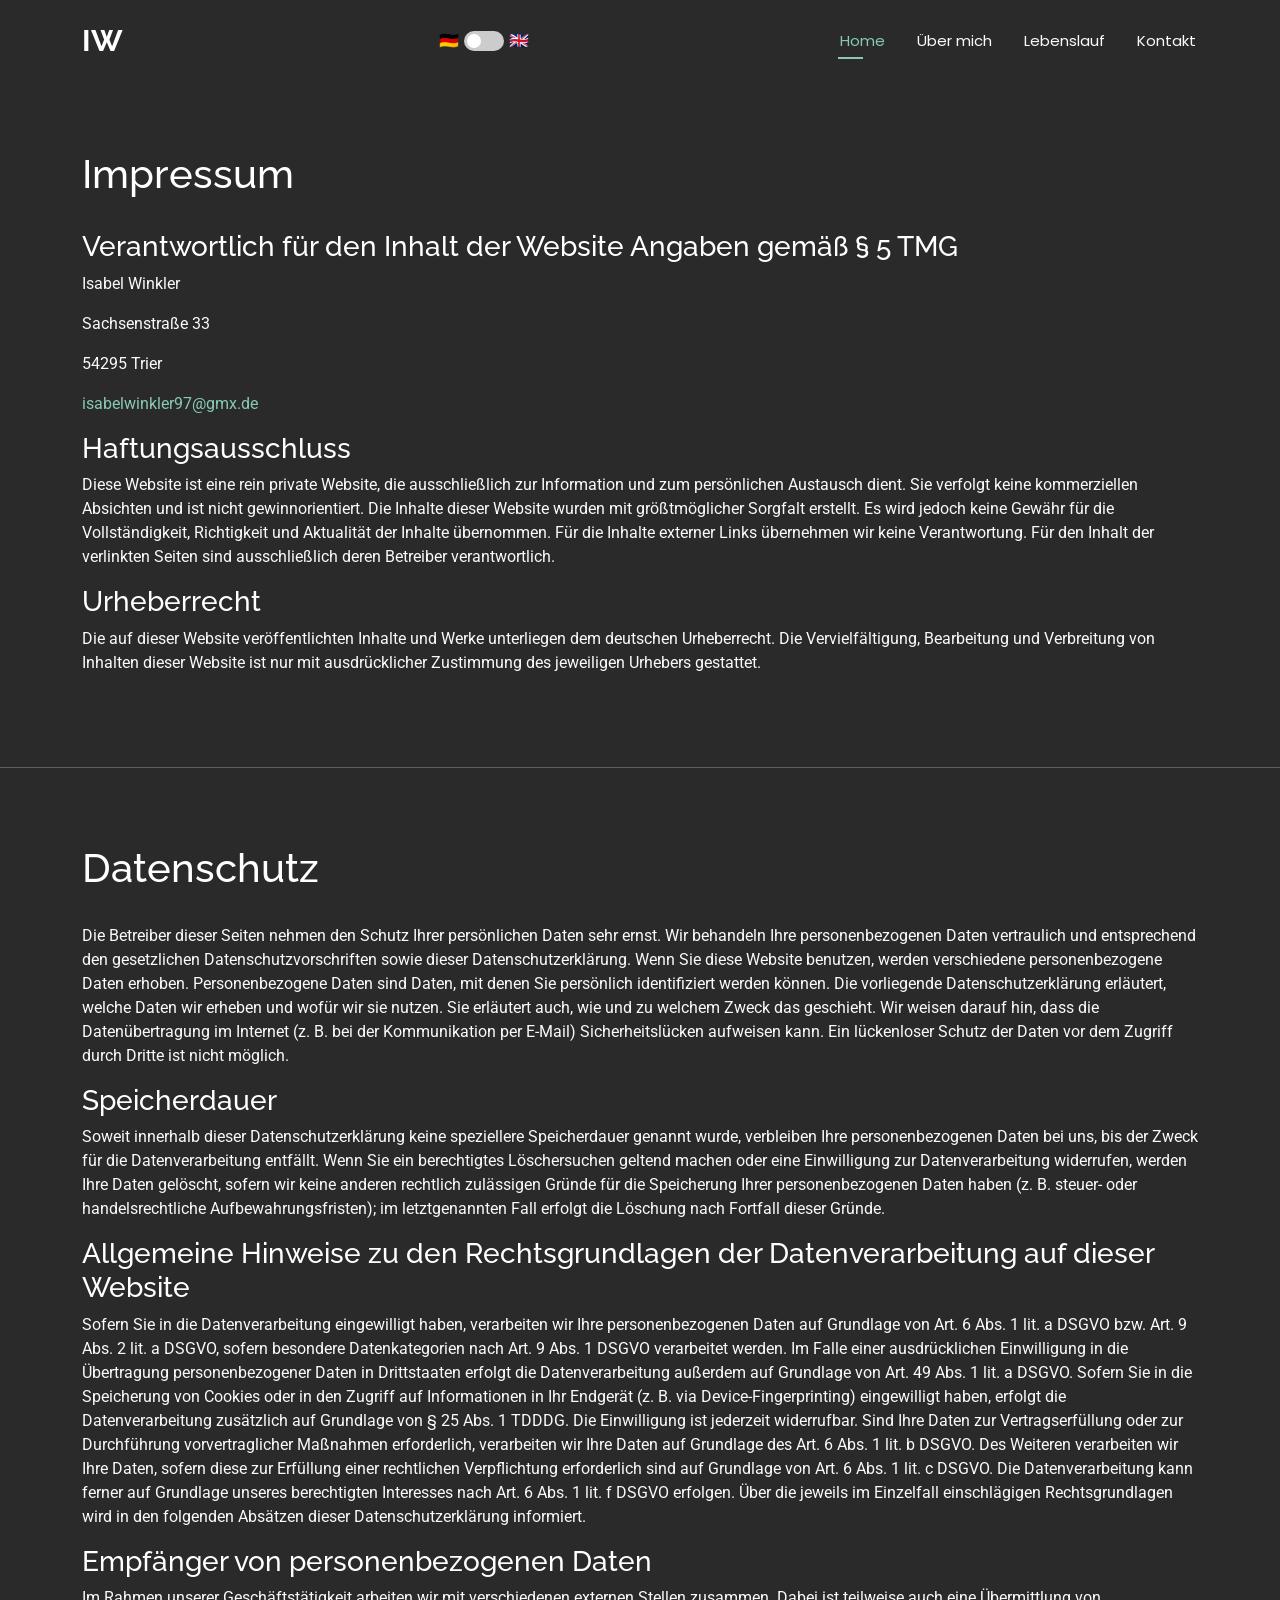
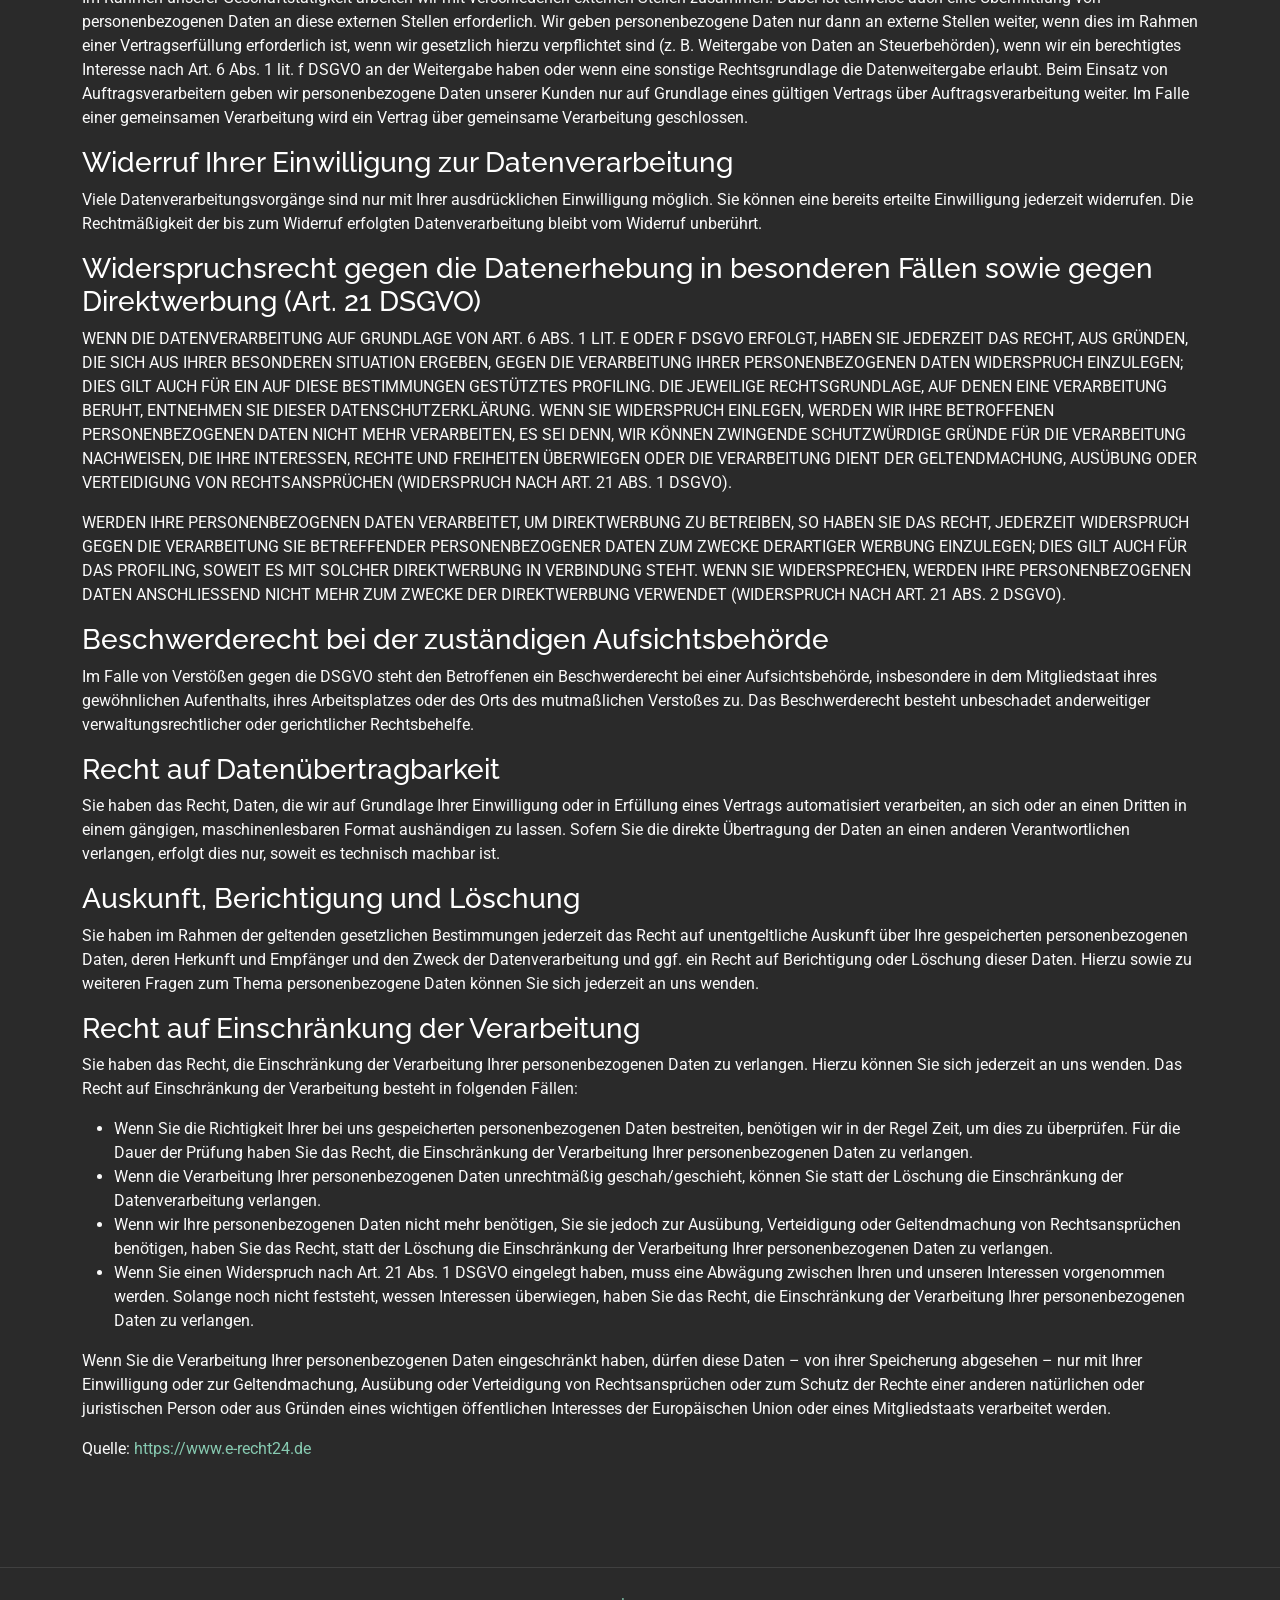
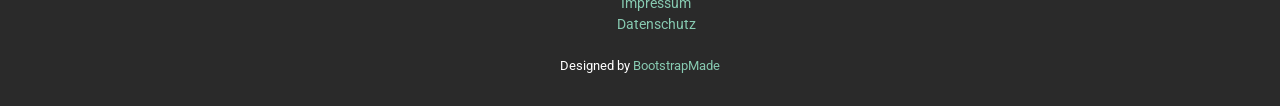
<file: impressum.html>
<!DOCTYPE html>
<html lang="en">
  <head>
    <meta charset="utf-8" />
    <meta content="width=device-width, initial-scale=1.0" name="viewport" />
    <title>Isabel Winkler - Impressum / Datenschutz</title>
    <meta name="description" content="" />
    <meta name="keywords" content="" />

    <!-- Favicons -->
    <link href="assets/img/favicon.png" rel="icon" />
    <link href="assets/img/apple-touch-icon.png" rel="apple-touch-icon" />

    <!-- Fonts -->
    <link href="https://fonts.googleapis.com" rel="preconnect" />
    <link href="https://fonts.gstatic.com" rel="preconnect" crossorigin />
    <link
      href="https://fonts.googleapis.com/css2?family=Roboto:ital,wght@0,100;0,300;0,400;0,500;0,700;0,900;1,100;1,300;1,400;1,500;1,700;1,900&family=Poppins:ital,wght@0,100;0,200;0,300;0,400;0,500;0,600;0,700;0,800;0,900;1,100;1,200;1,300;1,400;1,500;1,600;1,700;1,800;1,900&family=Raleway:ital,wght@0,100;0,200;0,300;0,400;0,500;0,600;0,700;0,800;0,900;1,100;1,200;1,300;1,400;1,500;1,600;1,700;1,800;1,900&display=swap"
      rel="stylesheet"
    />

    <!-- Vendor CSS Files -->
    <link
      href="assets/vendor/bootstrap/css/bootstrap.min.css"
      rel="stylesheet"
    />
    <link
      href="assets/vendor/bootstrap-icons/bootstrap-icons.css"
      rel="stylesheet"
    />
    <link href="assets/vendor/aos/aos.css" rel="stylesheet" />
    <link href="assets/vendor/swiper/swiper-bundle.min.css" rel="stylesheet" />
    <link
      href="assets/vendor/glightbox/css/glightbox.min.css"
      rel="stylesheet"
    />

    <!-- Main CSS File -->
    <link href="assets/css/main.css" rel="stylesheet" />

    <!-- =======================================================
  * Template Name: Personal
  * Template URL: https://bootstrapmade.com/personal-free-resume-bootstrap-template/
  * Updated: Nov 04 2024 with Bootstrap v5.3.3
  * Author: BootstrapMade.com
  * License: https://bootstrapmade.com/license/
  ======================================================== -->
  </head>

  <body class="index-page">
    <header id="header" class="header d-flex align-items-center fixed-top">
      <div
        class="container-fluid container-xl position-relative d-flex align-items-center justify-content-between"
      >
        <a href="index.html" class="logo d-flex align-items-center">
          <!-- Uncomment the line below if you also wish to use an image logo -->
          <!-- <img src="assets/img/logo.png" alt=""> -->
          <h1 class="sitename">IW</h1>
        </a>

        <!-- Toggle-Switch für die Sprache -->
        <div class="language-switch d-flex align-items-center">
          <span class="lang-label">🇩🇪</span>
          <label class="switch">
            <input type="checkbox" id="toggleLanguage" />
            <span class="slider"></span>
          </label>
          <span class="lang-label">🇬🇧</span>
        </div>

        <nav id="navmenu" class="navmenu">
          <ul>
            <li><a href="index.html" class="active">Home</a></li>
            <li><a href="#about">Über mich</a></li>
            <li><a href="#resume">Lebenslauf</a></li>
            <li><a href="#contact">Kontakt</a></li>
          </ul>
          <i class="mobile-nav-toggle d-xl-none bi bi-list"></i>
        </nav>
      </div>
    </header>

    <main class="main">
      <section class="impressum container">
        <h1>Impressum</h1>
        <br />
        <h3>Verantwortlich für den Inhalt der Website Angaben gemäß § 5 TMG</h3>
        <p>Isabel Winkler</p>
        <p>Sachsenstraße 33</p>
        <p>54295 Trier</p>
        <p>
          <a href="mailto:isabelwinkler97@gmx.de">isabelwinkler97@gmx.de</a>
        </p>
        <h3>Haftungsausschluss</h3>
        <p>
          Diese Website ist eine rein private Website, die ausschließlich zur
          Information und zum persönlichen Austausch dient. Sie verfolgt keine
          kommerziellen Absichten und ist nicht gewinnorientiert. Die Inhalte
          dieser Website wurden mit größtmöglicher Sorgfalt erstellt. Es wird
          jedoch keine Gewähr für die Vollständigkeit, Richtigkeit und
          Aktualität der Inhalte übernommen. Für die Inhalte externer Links
          übernehmen wir keine Verantwortung. Für den Inhalt der verlinkten
          Seiten sind ausschließlich deren Betreiber verantwortlich.
        </p>
        <h3>Urheberrecht</h3>
        <p>
          Die auf dieser Website veröffentlichten Inhalte und Werke unterliegen
          dem deutschen Urheberrecht. Die Vervielfältigung, Bearbeitung und
          Verbreitung von Inhalten dieser Website ist nur mit ausdrücklicher
          Zustimmung des jeweiligen Urhebers gestattet.
        </p>
      </section>
      <hr />
      <section id="dataSecurity" class="container">
        <h1>Datenschutz</h1>
        <br />
        <p>
          Die Betreiber dieser Seiten nehmen den Schutz Ihrer persönlichen Daten
          sehr ernst. Wir behandeln Ihre personenbezogenen Daten vertraulich und
          entsprechend den gesetzlichen Datenschutzvorschriften sowie dieser
          Datenschutzerklärung. Wenn Sie diese Website benutzen, werden
          verschiedene personenbezogene Daten erhoben. Personenbezogene Daten
          sind Daten, mit denen Sie persönlich identifiziert werden können. Die
          vorliegende Datenschutzerklärung erläutert, welche Daten wir erheben
          und wofür wir sie nutzen. Sie erläutert auch, wie und zu welchem Zweck
          das geschieht. Wir weisen darauf hin, dass die Datenübertragung im
          Internet (z. B. bei der Kommunikation per E-Mail) Sicherheitslücken
          aufweisen kann. Ein lückenloser Schutz der Daten vor dem Zugriff durch
          Dritte ist nicht möglich.
        </p>
       
        <h3>Speicherdauer</h3>
        <p>
          Soweit innerhalb dieser Datenschutzerklärung keine speziellere
          Speicherdauer genannt wurde, verbleiben Ihre personenbezogenen Daten
          bei uns, bis der Zweck für die Datenverarbeitung entfällt. Wenn Sie
          ein berechtigtes Löschersuchen geltend machen oder eine Einwilligung
          zur Datenverarbeitung widerrufen, werden Ihre Daten gelöscht, sofern
          wir keine anderen rechtlich zulässigen Gründe für die Speicherung
          Ihrer personenbezogenen Daten haben (z. B. steuer- oder
          handelsrechtliche Aufbewahrungsfristen); im letztgenannten Fall
          erfolgt die Löschung nach Fortfall dieser Gründe.
        </p>
        <h3>
          Allgemeine Hinweise zu den Rechtsgrundlagen der Datenverarbeitung auf
          dieser Website
        </h3>
        <p>
          Sofern Sie in die Datenverarbeitung eingewilligt haben, verarbeiten
          wir Ihre personenbezogenen Daten auf Grundlage von Art. 6 Abs. 1 lit.
          a DSGVO bzw. Art. 9 Abs. 2 lit. a DSGVO, sofern besondere
          Datenkategorien nach Art. 9 Abs. 1 DSGVO verarbeitet werden. Im Falle
          einer ausdrücklichen Einwilligung in die Übertragung personenbezogener
          Daten in Drittstaaten erfolgt die Datenverarbeitung außerdem auf
          Grundlage von Art. 49 Abs. 1 lit. a DSGVO. Sofern Sie in die
          Speicherung von Cookies oder in den Zugriff auf Informationen in Ihr
          Endgerät (z. B. via Device-Fingerprinting) eingewilligt haben, erfolgt
          die Datenverarbeitung zusätzlich auf Grundlage von § 25 Abs. 1 TDDDG.
          Die Einwilligung ist jederzeit widerrufbar. Sind Ihre Daten zur
          Vertragserfüllung oder zur Durchführung vorvertraglicher Maßnahmen
          erforderlich, verarbeiten wir Ihre Daten auf Grundlage des Art. 6 Abs.
          1 lit. b DSGVO. Des Weiteren verarbeiten wir Ihre Daten, sofern diese
          zur Erfüllung einer rechtlichen Verpflichtung erforderlich sind auf
          Grundlage von Art. 6 Abs. 1 lit. c DSGVO. Die Datenverarbeitung kann
          ferner auf Grundlage unseres berechtigten Interesses nach Art. 6 Abs.
          1 lit. f DSGVO erfolgen. Über die jeweils im Einzelfall einschlägigen
          Rechtsgrundlagen wird in den folgenden Absätzen dieser
          Datenschutzerklärung informiert.
        </p>
        <h3>Empfänger von personenbezogenen Daten</h3>
        <p>
          Im Rahmen unserer Geschäftstätigkeit arbeiten wir mit verschiedenen
          externen Stellen zusammen. Dabei ist teilweise auch eine Übermittlung
          von personenbezogenen Daten an diese externen Stellen erforderlich.
          Wir geben personenbezogene Daten nur dann an externe Stellen weiter,
          wenn dies im Rahmen einer Vertragserfüllung erforderlich ist, wenn wir
          gesetzlich hierzu verpflichtet sind (z. B. Weitergabe von Daten an
          Steuerbehörden), wenn wir ein berechtigtes Interesse nach Art. 6 Abs.
          1 lit. f DSGVO an der Weitergabe haben oder wenn eine sonstige
          Rechtsgrundlage die Datenweitergabe erlaubt. Beim Einsatz von
          Auftragsverarbeitern geben wir personenbezogene Daten unserer Kunden
          nur auf Grundlage eines gültigen Vertrags über Auftragsverarbeitung
          weiter. Im Falle einer gemeinsamen Verarbeitung wird ein Vertrag über
          gemeinsame Verarbeitung geschlossen.
        </p>
        <h3>Widerruf Ihrer Einwilligung zur Datenverarbeitung</h3>
        <p>
          Viele Datenverarbeitungsvorgänge sind nur mit Ihrer ausdrücklichen
          Einwilligung möglich. Sie können eine bereits erteilte Einwilligung
          jederzeit widerrufen. Die Rechtmäßigkeit der bis zum Widerruf
          erfolgten Datenverarbeitung bleibt vom Widerruf unberührt.
        </p>
        <h3>
          Widerspruchsrecht gegen die Datenerhebung in besonderen Fällen sowie
          gegen Direktwerbung (Art. 21 DSGVO)
        </h3>
        <p>
          WENN DIE DATENVERARBEITUNG AUF GRUNDLAGE VON ART. 6 ABS. 1 LIT. E ODER
          F DSGVO ERFOLGT, HABEN SIE JEDERZEIT DAS RECHT, AUS GRÜNDEN, DIE SICH
          AUS IHRER BESONDEREN SITUATION ERGEBEN, GEGEN DIE VERARBEITUNG IHRER
          PERSONENBEZOGENEN DATEN WIDERSPRUCH EINZULEGEN; DIES GILT AUCH FÜR EIN
          AUF DIESE BESTIMMUNGEN GESTÜTZTES PROFILING. DIE JEWEILIGE
          RECHTSGRUNDLAGE, AUF DENEN EINE VERARBEITUNG BERUHT, ENTNEHMEN SIE
          DIESER DATENSCHUTZERKLÄRUNG. WENN SIE WIDERSPRUCH EINLEGEN, WERDEN WIR
          IHRE BETROFFENEN PERSONENBEZOGENEN DATEN NICHT MEHR VERARBEITEN, ES
          SEI DENN, WIR KÖNNEN ZWINGENDE SCHUTZWÜRDIGE GRÜNDE FÜR DIE
          VERARBEITUNG NACHWEISEN, DIE IHRE INTERESSEN, RECHTE UND FREIHEITEN
          ÜBERWIEGEN ODER DIE VERARBEITUNG DIENT DER GELTENDMACHUNG, AUSÜBUNG
          ODER VERTEIDIGUNG VON RECHTSANSPRÜCHEN (WIDERSPRUCH NACH ART. 21 ABS.
          1 DSGVO).
        </p>
        <p>
          WERDEN IHRE PERSONENBEZOGENEN DATEN VERARBEITET, UM DIREKTWERBUNG ZU
          BETREIBEN, SO HABEN SIE DAS RECHT, JEDERZEIT WIDERSPRUCH GEGEN DIE
          VERARBEITUNG SIE BETREFFENDER PERSONENBEZOGENER DATEN ZUM ZWECKE
          DERARTIGER WERBUNG EINZULEGEN; DIES GILT AUCH FÜR DAS PROFILING,
          SOWEIT ES MIT SOLCHER DIREKTWERBUNG IN VERBINDUNG STEHT. WENN SIE
          WIDERSPRECHEN, WERDEN IHRE PERSONENBEZOGENEN DATEN ANSCHLIESSEND NICHT
          MEHR ZUM ZWECKE DER DIREKTWERBUNG VERWENDET (WIDERSPRUCH NACH ART. 21
          ABS. 2 DSGVO).
        </p>
        <h3>Beschwerderecht bei der zuständigen Aufsichtsbehörde</h3> 
        <p>Im Falle von
        Verstößen gegen die DSGVO steht den Betroffenen ein Beschwerderecht bei
        einer Aufsichtsbehörde, insbesondere in dem Mitgliedstaat ihres
        gewöhnlichen Aufenthalts, ihres Arbeitsplatzes oder des Orts des
        mutmaßlichen Verstoßes zu. Das Beschwerderecht besteht unbeschadet
        anderweitiger verwaltungsrechtlicher oder gerichtlicher Rechtsbehelfe.</p>
        <h3> Recht auf Datenübertragbarkeit</h3>
        <p>Sie haben das Recht, Daten, die wir auf
        Grundlage Ihrer Einwilligung oder in Erfüllung eines Vertrags
        automatisiert verarbeiten, an sich oder an einen Dritten in einem
        gängigen, maschinenlesbaren Format aushändigen zu lassen. Sofern Sie die
        direkte Übertragung der Daten an einen anderen Verantwortlichen
        verlangen, erfolgt dies nur, soweit es technisch machbar ist. </p>
        <h3>Auskunft,
          Berichtigung und Löschung</h3> 
          <p>Sie haben im Rahmen der geltenden gesetzlichen
            Bestimmungen jederzeit das Recht auf unentgeltliche Auskunft über Ihre
            gespeicherten personenbezogenen Daten, deren Herkunft und Empfänger und
            den Zweck der Datenverarbeitung und ggf. ein Recht auf Berichtigung oder
            Löschung dieser Daten. Hierzu sowie zu weiteren Fragen zum Thema
            personenbezogene Daten können Sie sich jederzeit an uns wenden.
          </p>
          <h3>Recht auf Einschränkung der Verarbeitung</h3>

          <p>Sie haben das Recht, die Einschränkung der Verarbeitung Ihrer personenbezogenen Daten zu verlangen.
            Hierzu können Sie sich jederzeit an uns wenden. Das Recht auf Einschränkung der Verarbeitung besteht in
            folgenden Fällen:</p>
            <ul>
              <li>Wenn Sie die Richtigkeit Ihrer bei uns gespeicherten personenbezogenen Daten bestreiten, benötigen wir
                in der Regel Zeit, um dies zu überprüfen. Für die Dauer der Prüfung haben Sie das Recht, die
                Einschränkung der Verarbeitung Ihrer personenbezogenen Daten zu verlangen.</li>
                <li>Wenn die Verarbeitung Ihrer personenbezogenen Daten unrechtmäßig geschah/geschieht, können Sie
                  statt der Löschung die Einschränkung der Datenverarbeitung verlangen.</li>
                  <li>Wenn wir Ihre personenbezogenen Daten nicht mehr benötigen, Sie sie jedoch zur Ausübung,
                    Verteidigung oder Geltendmachung von Rechtsansprüchen benötigen, haben Sie das Recht, statt der
                    Löschung die Einschränkung der Verarbeitung Ihrer personenbezogenen Daten zu verlangen.</li>
                    <li>Wenn Sie einen Widerspruch nach Art. 21 Abs. 1 DSGVO eingelegt haben, muss eine Abwägung zwischen
                      Ihren und unseren Interessen vorgenommen werden. Solange noch nicht feststeht, wessen Interessen
                      überwiegen, haben Sie das Recht, die Einschränkung der Verarbeitung Ihrer personenbezogenen Daten
                      zu verlangen.</li>
            </ul>
            <p>Wenn Sie die Verarbeitung Ihrer personenbezogenen Daten eingeschränkt haben, dürfen diese Daten – von
              ihrer Speicherung abgesehen – nur mit Ihrer Einwilligung oder zur Geltendmachung, Ausübung oder
              Verteidigung von Rechtsansprüchen oder zum Schutz der Rechte einer anderen natürlichen oder
              juristischen Person oder aus Gründen eines wichtigen öffentlichen Interesses der Europäischen Union oder
              eines Mitgliedstaats verarbeitet werden.</p>
              <p>Quelle:
                <a href="https://www.e-recht24.de">https://www.e-recht24.de</a></p>
              </section>
    </main>

    <footer id="footer" class="footer dark-background">
      <div class="navfooter">
        <ul>
          <li style="list-style-type: none">
            <a href="impressum.html">Impressum</a>
          </li>
          <li style="list-style-type: none">
            <a href="impressum.html#dataSecurity">Datenschutz</a>
          </li>
        </ul>
      </div>
      <div class="credits">
        <!-- All the links in the footer should remain intact. -->
        <!-- You can delete the links only if you've purchased the pro version. -->
        <!-- Licensing information: https://bootstrapmade.com/license/ -->
        <!-- Purchase the pro version with working PHP/AJAX contact form: [buy-url] -->
        Designed by <a href="https://bootstrapmade.com/">BootstrapMade</a>
      </div>
    </footer>

    <!-- Scroll Top -->
    <a
      href="#"
      id="scroll-top"
      class="scroll-top d-flex align-items-center justify-content-center"
      ><i class="bi bi-arrow-up-short"></i
    ></a>

    <!-- Preloader -->
    <div id="preloader"></div>

    <!-- Vendor JS Files -->
    <script src="assets/vendor/bootstrap/js/bootstrap.bundle.min.js"></script>
    <script src="assets/vendor/php-email-form/validate.js"></script>
    <script src="assets/vendor/aos/aos.js"></script>
    <script src="assets/vendor/typed.js/typed.umd.js"></script>
    <script src="assets/vendor/purecounter/purecounter_vanilla.js"></script>
    <script src="assets/vendor/waypoints/noframework.waypoints.js"></script>
    <script src="assets/vendor/swiper/swiper-bundle.min.js"></script>
    <script src="assets/vendor/glightbox/js/glightbox.min.js"></script>
    <script src="assets/vendor/imagesloaded/imagesloaded.pkgd.min.js"></script>
    <script src="assets/vendor/isotope-layout/isotope.pkgd.min.js"></script>

    <!-- Main JS File -->
    <script src="assets/js/main.js"></script>
  </body>
</html>
</file>
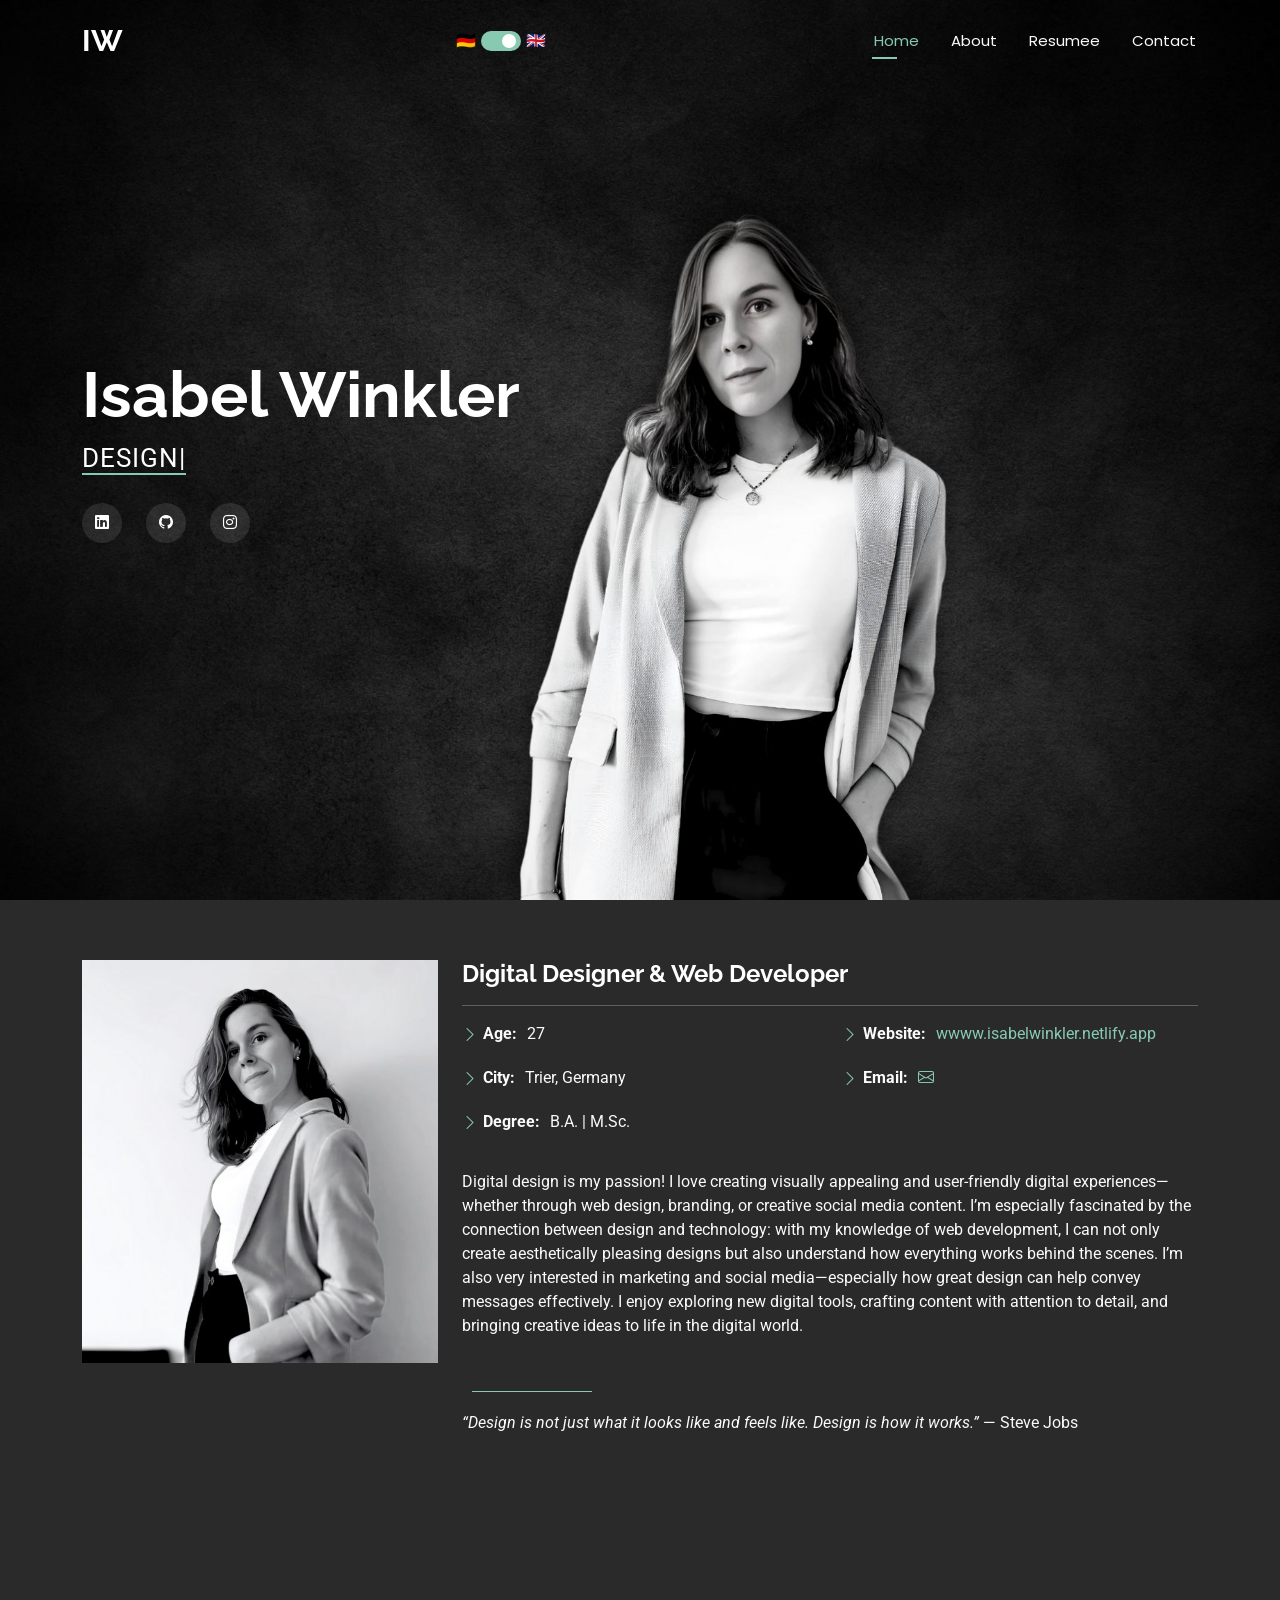
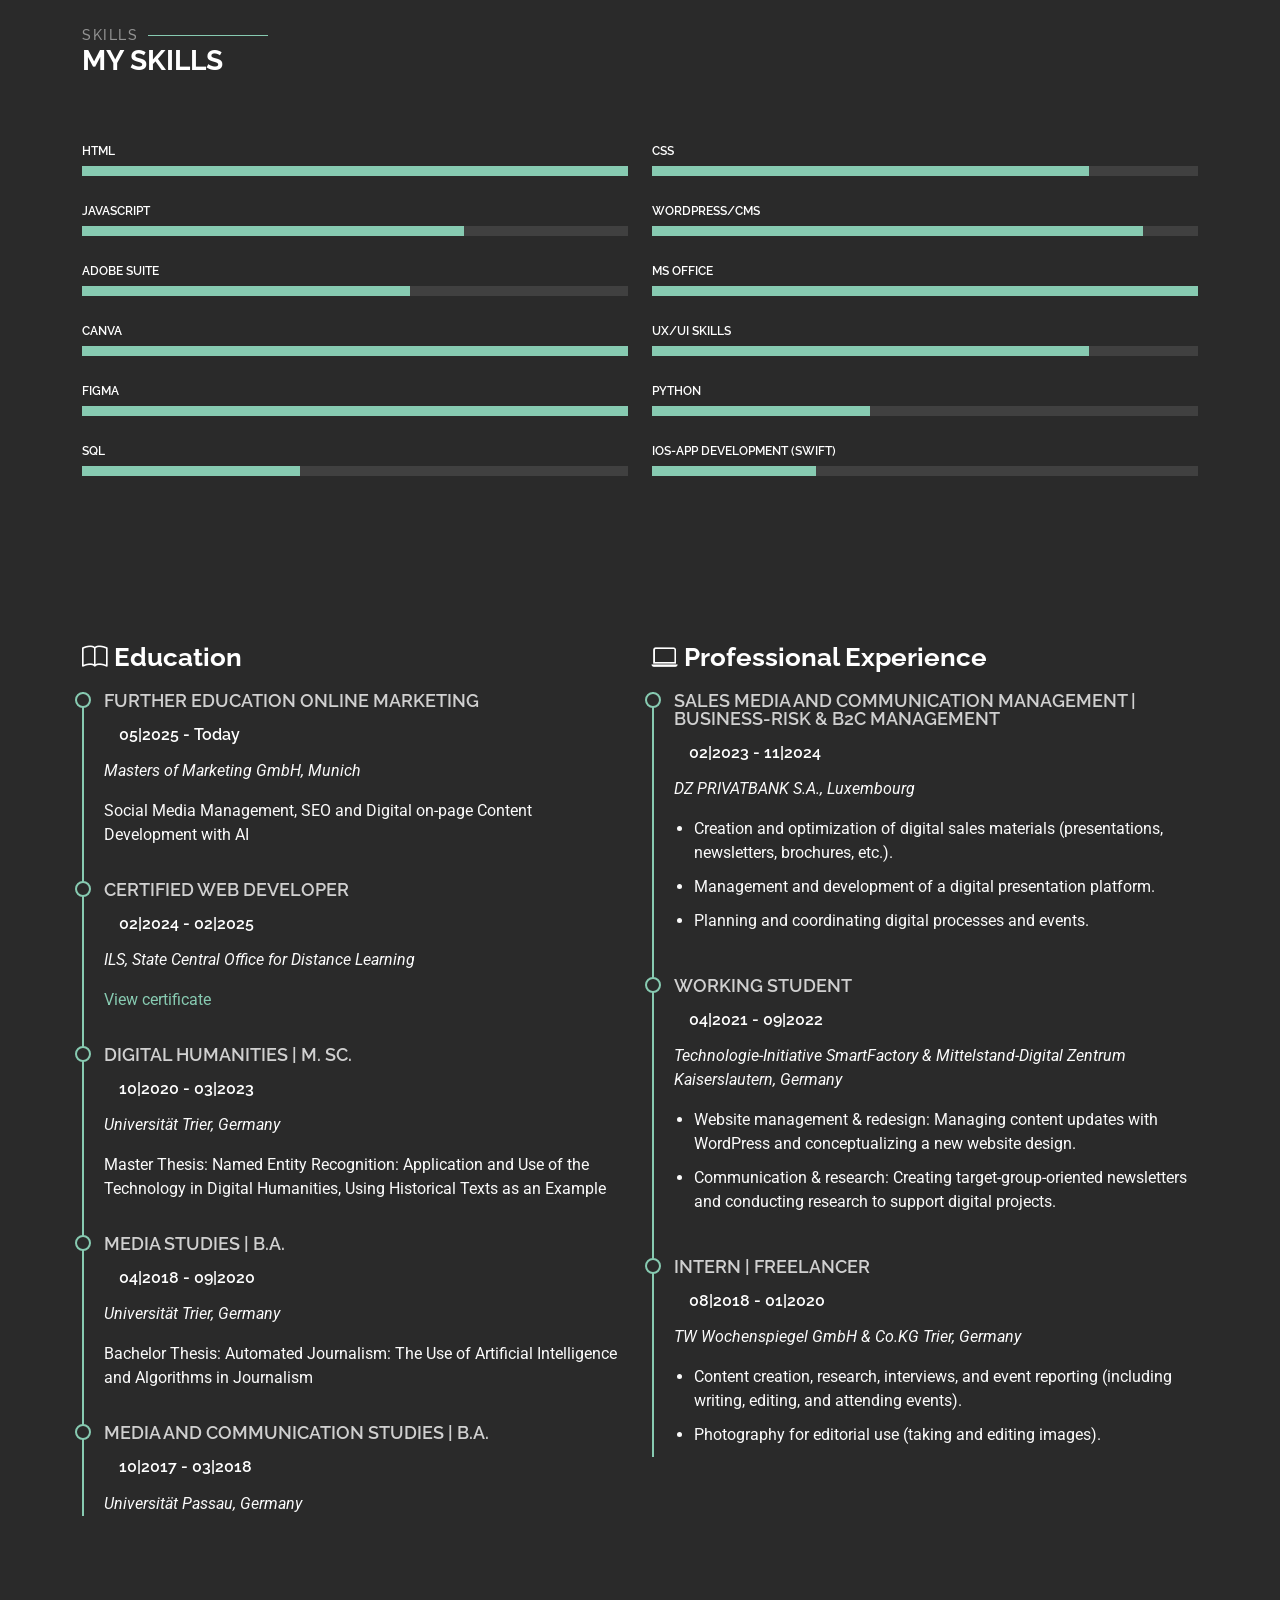
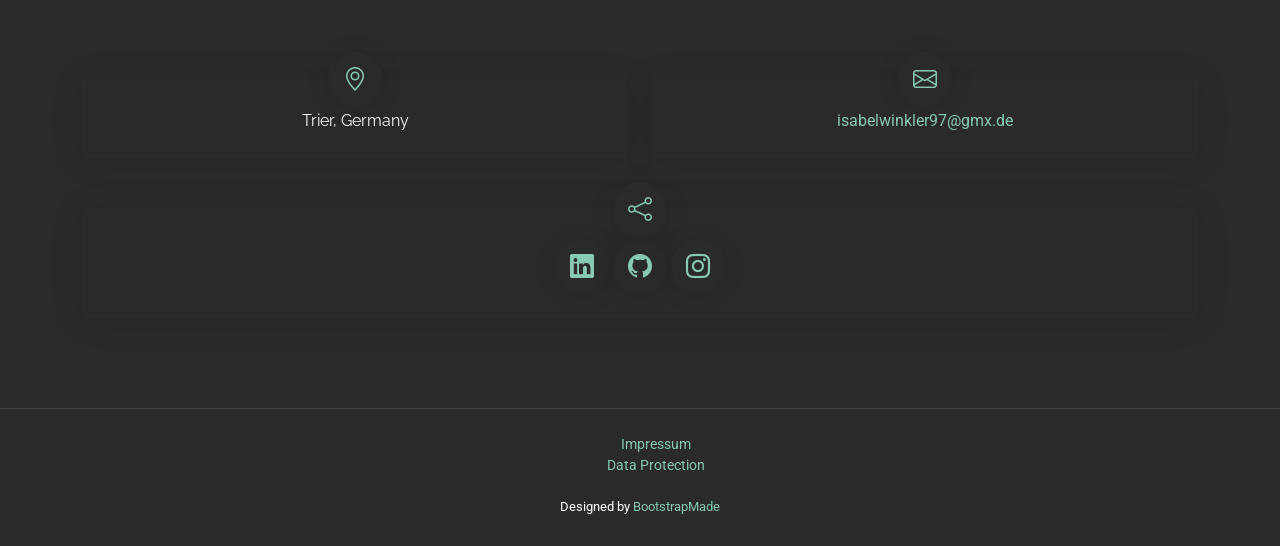
<file: index-en.html>
<!DOCTYPE html>
<html lang="en">
  <head>
    <meta charset="utf-8" />
    <meta content="width=device-width, initial-scale=1.0" name="viewport" />
    <title>Isabel Winkler - Webdesign</title>
    <meta name="description" content="" />
    <meta name="keywords" content="" />

    <!-- Favicons -->
    <link href="assets/img/favicon.png" rel="icon" />
    <link href="assets/img/apple-touch-icon.png" rel="apple-touch-icon" />

    <!-- Fonts -->
    <link href="https://fonts.googleapis.com" rel="preconnect" />
    <link href="https://fonts.gstatic.com" rel="preconnect" crossorigin />
    <link
      href="https://fonts.googleapis.com/css2?family=Roboto:ital,wght@0,100;0,300;0,400;0,500;0,700;0,900;1,100;1,300;1,400;1,500;1,700;1,900&family=Poppins:ital,wght@0,100;0,200;0,300;0,400;0,500;0,600;0,700;0,800;0,900;1,100;1,200;1,300;1,400;1,500;1,600;1,700;1,800;1,900&family=Raleway:ital,wght@0,100;0,200;0,300;0,400;0,500;0,600;0,700;0,800;0,900;1,100;1,200;1,300;1,400;1,500;1,600;1,700;1,800;1,900&display=swap"
      rel="stylesheet"
    />

    <!-- Vendor CSS Files -->
    <link
      href="assets/vendor/bootstrap/css/bootstrap.min.css"
      rel="stylesheet"
    />
    <link
      href="assets/vendor/bootstrap-icons/bootstrap-icons.css"
      rel="stylesheet"
    />
    <link href="assets/vendor/aos/aos.css" rel="stylesheet" />
    <link href="assets/vendor/swiper/swiper-bundle.min.css" rel="stylesheet" />
    <link
      href="assets/vendor/glightbox/css/glightbox.min.css"
      rel="stylesheet"
    />

    <!-- Main CSS File -->
    <link href="assets/css/main.css" rel="stylesheet" />

    <!-- =======================================================
  * Template Name: Personal
  * Template URL: https://bootstrapmade.com/personal-free-resume-bootstrap-template/
  * Updated: Nov 04 2024 with Bootstrap v5.3.3
  * Author: BootstrapMade.com
  * License: https://bootstrapmade.com/license/
  ======================================================== -->
  </head>

  <body class="index-page">
    <header id="header" class="header d-flex align-items-center fixed-top">
      <div
        class="container-fluid container-xl position-relative d-flex align-items-center justify-content-between"
      >
        <a href="index-en.html" class="logo d-flex align-items-center">
          <!-- Uncomment the line below if you also wish to use an image logo -->
          <!-- <img src="assets/img/logo.png" alt=""> -->
          <h1 class="sitename">IW</h1>
        </a>

        <!-- Toggle-Switch für die Sprache -->
        <div class="language-switch d-flex align-items-center">
          <span class="lang-label">🇩🇪</span>
          <label class="switch">
              <input type="checkbox" id="toggleLanguage">
              <span class="slider"></span>
          </label>
          <span class="lang-label">🇬🇧</span>
      </div>

        <nav id="navmenu" class="navmenu">
          <ul>
            <li><a href="index.html" class="active">Home</a></li>
            <li><a href="#about">About</a></li>
            <li><a href="#resume">Resumee</a></li>
            <li><a href="#contact">Contact</a></li>
          </ul>
          <i class="mobile-nav-toggle d-xl-none bi bi-list"></i>
        </nav>
      </div>
    </header>

    <main class="main">
      <!-- Hero Section -->
      <section id="hero" class="hero section dark-background">
        <img src="assets/img/hero-bg.jpg" alt="" data-aos="fade-in" />

        <div class="container" data-aos="zoom-out" data-aos-delay="100">
          <h2>Isabel Winkler</h2>
          <p>
            <span
              class="typed"
              data-typed-items="DESIGN, DIGITAL, INNOVATION, CREATIVITY, DEVELOPER, MARKETING, EVENTS"
              >CREATIVITY</span
            ><span class="typed-cursor typed-cursor--blink"></span>
          </p>
          <div class="social-links">
            <a
              href="https://www.linkedin.com/in/isabel-winkler-433579198/"
              target="_blank"
              ><i class="bi bi-linkedin"></i
            ></a>
            <a href="https://github.com/easywinkler" target="_blank"
              ><i class="bi bi-github"></i
            ></a>
            <a href="https://www.instagram.com/isipisiii3/" target="_blank"
              ><i class="bi bi-instagram"></i
            ></a>
          </div>
        </div>
      </section>
      <!-- /Hero Section -->


      <!-- About Section -->
      <section id="about" class="about section">
        <div class="container" data-aos="fade-up" data-aos-delay="100">
          <div class="row gy-4 justify-content-center">
            <div class="col-lg-4">
              <img src="assets/img/profile-img.jpg" class="img-fluid" alt="" />
            </div>
            <div class="col-lg-8 content">
              <h2>Digital Designer &amp; Web Developer</h2>
              <p>
                <hr>
              </p>
              <div class="row">
                <div class="col-lg-6">
                  <ul>
                    <li>
                      <i class="bi bi-chevron-right"></i> <strong>Age:</strong>
                      <span>27</span>
                    </li>
                    <li>
                      <i class="bi bi-chevron-right"></i>
                      <strong>City:</strong> <span>Trier, Germany</span>
                    </li>
                    <li>
                      <i class="bi bi-chevron-right"></i>
                      <strong>Degree:</strong> <span>B.A. | M.Sc.</span>
                    </li>
                  </ul>
                </div>
                <div class="col-lg-6">
                  <ul>
                    <li>
                      <i class="bi bi-chevron-right"></i>
                      <strong>Website:</strong>
                      <a href="https://isabelwinkler.netlify.app/"
                        >wwww.isabelwinkler.netlify.app</a
                      >
                    </li>

                    <li>
                      <i class="bi bi-chevron-right"></i>
                      <strong>Email:</strong>
                      <span
                        ><a href="mailto:isabelwinkler97@gmx.de"
                          ><i class="icon bi bi-envelope flex-shrink-0"></i></a
                        ></span
                      >
                    </li>
                  </ul>
                </div>
              </div>
              <p class="py-3">
                Digital design is my passion! I love creating visually appealing and user-friendly digital experiences—whether through web design, branding, or creative social media content. I’m especially fascinated by the connection between design and technology: with my knowledge of web development, I can not only create aesthetically pleasing designs but also understand how everything works behind the scenes. I’m also very interested in marketing and social media—especially how great design can help convey messages effectively. I enjoy exploring new digital tools, crafting content with attention to detail, and bringing creative ideas to life in the digital world.
              </p>
              <div class="section-title">
                <h3></h3>
                <p>
                  <span class="fst-italic py-3"
                    >“Design is not just what it looks like and feels like.
                    Design is how it works.”
                  </span>
                  &mdash; Steve Jobs
                </p>
              </div>
            </div>
          </div>
        </div>
      </section>
      <!-- /About Section -->

      <!-- Skills Section -->
      <section id="skills" class="skills section">
        <!-- Section Title -->
        <div class="container section-title" data-aos="fade-up">
          <h2>Skills</h2>
          <div>
            <span>My</span> <span class="description-title">Skills</span>
          </div>
        </div>
        <!-- End Section Title -->

        <div class="container" data-aos="fade-up" data-aos-delay="100">
          <div class="row skills-content skills-animation">
            <div class="col-lg-6">
              <div class="progress">
                <span class="skill"><span>HTML</span> <i class="val"></i></span>
                <div class="progress-bar-wrap">
                  <div
                    class="progress-bar"
                    role="progressbar"
                    aria-valuenow="100"
                    aria-valuemin="0"
                    aria-valuemax="100"
                  ></div>
                </div>
              </div>
              <!-- End Skills Item -->

              <div class="progress">
                <span class="skill"
                  ><span>JavaScript</span> <i class="val"></i
                ></span>
                <div class="progress-bar-wrap">
                  <div
                    class="progress-bar"
                    role="progressbar"
                    aria-valuenow="70"
                    aria-valuemin="0"
                    aria-valuemax="100"
                  ></div>
                </div>
              </div>
              <!-- End Skills Item -->

              <div class="progress">
                <span class="skill"
                  ><span>Adobe Suite</span> <i class="val"></i
                ></span>
                <div class="progress-bar-wrap">
                  <div
                    class="progress-bar"
                    role="progressbar"
                    aria-valuenow="60"
                    aria-valuemin="0"
                    aria-valuemax="100"
                  ></div>
                </div>
              </div>
              <!-- End Skills Item -->

              <div class="progress">
                <span class="skill"
                  ><span>Canva</span> <i class="val"></i
                ></span>
                <div class="progress-bar-wrap">
                  <div
                    class="progress-bar"
                    role="progressbar"
                    aria-valuenow="100"
                    aria-valuemin="0"
                    aria-valuemax="100"
                  ></div>
                </div>
              </div>
              <!-- End Skills Item -->

              <div class="progress">
                <span class="skill"
                  ><span>Figma</span> <i class="val"></i
                ></span>
                <div class="progress-bar-wrap">
                  <div
                    class="progress-bar"
                    role="progressbar"
                    aria-valuenow="100"
                    aria-valuemin="0"
                    aria-valuemax="70"
                  ></div>
                </div>
              </div>
              <!-- End Skills Item -->

              <div class="progress">
                <span class="skill"
                  ><span>SQL</span> <i class="val"></i
                ></span>
                <div class="progress-bar-wrap">
                  <div
                    class="progress-bar"
                    role="progressbar"
                    aria-valuenow="40"
                    aria-valuemin="0"
                    aria-valuemax="100"
                  ></div>
                </div>
              </div>
              <!-- End Skills Item -->
            </div>

            <div class="col-lg-6">
              <div class="progress">
                <span class="skill"><span>CSS</span> <i class="val"></i></span>
                <div class="progress-bar-wrap">
                  <div
                    class="progress-bar"
                    role="progressbar"
                    aria-valuenow="80"
                    aria-valuemin="0"
                    aria-valuemax="100"
                  ></div>
                </div>
              </div>
              <!-- End Skills Item -->

              <div class="progress">
                <span class="skill"
                  ><span>WordPress/CMS</span> <i class="val"></i
                ></span>
                <div class="progress-bar-wrap">
                  <div
                    class="progress-bar"
                    role="progressbar"
                    aria-valuenow="90"
                    aria-valuemin="0"
                    aria-valuemax="100"
                  ></div>
                </div>
              </div>
              <!-- End Skills Item -->

              <div class="progress">
                <span class="skill"
                  ><span>MS Office</span> <i class="val"></i
                ></span>
                <div class="progress-bar-wrap">
                  <div
                    class="progress-bar"
                    role="progressbar"
                    aria-valuenow="100"
                    aria-valuemin="0"
                    aria-valuemax="100"
                  ></div>
                </div>
              </div>
              <!-- End Skills Item -->

              <div class="progress">
                <span class="skill"
                  ><span>UX/UI Skills</span> <i class="val"></i
                ></span>
                <div class="progress-bar-wrap">
                  <div
                    class="progress-bar"
                    role="progressbar"
                    aria-valuenow="80"
                    aria-valuemin="0"
                    aria-valuemax="100"
                  ></div>
                </div>
              </div>
              <!-- End Skills Item -->

              <div class="progress">
                <span class="skill"
                  ><span>Python</span> <i class="val"></i
                ></span>
                <div class="progress-bar-wrap">
                  <div
                    class="progress-bar"
                    role="progressbar"
                    aria-valuenow="40"
                    aria-valuemin="0"
                    aria-valuemax="100"
                  ></div>
                </div>
              </div>
              <!-- End Skills Item -->

              <div class="progress">
                <span class="skill"
                  ><span>iOS-App Development (Swift)</span> <i class="val"></i
                ></span>
                <div class="progress-bar-wrap">
                  <div
                    class="progress-bar"
                    role="progressbar"
                    aria-valuenow="30"
                    aria-valuemin="0"
                    aria-valuemax="100"
                  ></div>
                </div>
              </div>
              <!-- End Skills Item -->
            </div>
          </div>
        </div>
      </section>
      <!-- /Skills Section -->

      <!-- Resume Section -->
      <section id="resume" class="resume section">
        <div class="container">
          <div class="row">
            <div class="col-lg-6" data-aos="fade-up" data-aos-delay="100">
              <h3 class="resume-title">
                <i class="icon bi bi-book flex-shrink-0"></i> Education
              </h3>
              <div class="resume-item">
                <h4>Further Education Online Marketing</h4>
                <h5>05|2025 - Today</h5>
                <p><em>Masters of Marketing GmbH, Munich</em></p>
                <p>Social Media Management, SEO and Digital on-page Content Development with AI</p>
              </div>
              <!-- Edn Resume Item -->
              <div class="resume-item">
                <h4>Certified Web Developer</h4>
                <h5>02|2024 - 02|2025</h5>
                <p><em>ILS, State Central Office for Distance Learning</em></p>
                <p>
                  <a href="assets/img/certified_web_developer.png">View certificate</a>
                </p>
              </div>
              <!-- Edn Resume Item -->
              <div class="resume-item">
                <h4>Digital Humanities | M. Sc.</h4>
                <h5>10|2020 - 03|2023</h5>
                <p><em>Universität Trier, Germany</em></p>
                <p>
                  Master Thesis: Named Entity Recognition: Application and Use
                  of the Technology in Digital Humanities, Using Historical
                  Texts as an Example
                </p>
              </div>
              <!-- Edn Resume Item -->

              <div class="resume-item">
                <h4>Media Studies | B.A.</h4>
                <h5>04|2018 - 09|2020</h5>
                <p><em>Universität Trier, Germany</em></p>
                <p>
                  Bachelor Thesis: Automated Journalism: The Use of Artificial
                  Intelligence and Algorithms in Journalism
                </p>
              </div>
              <!-- Edn Resume Item -->

              <div class="resume-item">
                <h4>Media and Communication Studies | B.A.</h4>
                <h5>10|2017 - 03|2018</h5>
                <p><em>Universität Passau, Germany</em></p>
              </div>
              <!-- Edn Resume Item -->
            </div>

            <div class="col-lg-6" data-aos="fade-up" data-aos-delay="200">
              <h3 class="resume-title">
                <i class="icon bi bi-laptop flex-shrink-0"></i> Professional
                Experience
              </h3>
              <div class="resume-item">
                <h4>
                  Sales Media and Communication Management | Business-Risk & B2C
                  Management
                </h4>
                <h5>02|2023 - 11|2024</h5>
                <p><em>DZ PRIVATBANK S.A., Luxembourg</em></p>
                <ul>
                  <li>
                    Creation and optimization of digital sales materials
                    (presentations, newsletters, brochures, etc.).
                  </li>
                  <li>
                    Management and development of a digital presentation
                    platform.
                  </li>
                  <li>
                    Planning and coordinating digital processes and events.
                  </li>
                </ul>
              </div>
              <!-- Edn Resume Item -->

              <div class="resume-item">
                <h4>Working Student</h4>
                <h5>04|2021 - 09|2022</h5>
                <p>
                  <em
                    >Technologie-Initiative SmartFactory &amp;
                    Mittelstand-Digital Zentrum Kaiserslautern, Germany
                  </em>
                </p>
                <ul>
                  <li>
                    Website management & redesign: Managing content updates with
                    WordPress and conceptualizing a new website design.
                  </li>
                  <li>
                    Communication & research: Creating target-group-oriented
                    newsletters and conducting research to support digital
                    projects.
                  </li>
                </ul>
              </div>
              <!-- Edn Resume Item -->

              <div class="resume-item">
                <h4>Intern | Freelancer</h4>
                <h5>08|2018 - 01|2020</h5>
                <p><em>TW Wochenspiegel GmbH & Co.KG Trier, Germany </em></p>
                <ul>
                  <li>
                    Content creation, research, interviews, and event reporting
                    (including writing, editing, and attending events).
                  </li>
                  <li>
                    Photography for editorial use (taking and editing images).
                  </li>
                </ul>
              </div>
              <!-- Edn Resume Item -->
            </div>
          </div>
        </div>
      </section>
      <!-- /Resume Section -->

      <!-- contact Section -->
      <section id="contact" class="contact section">
        <div class="container" data-aos="fade-up" data-aos-delay="100">
          <div class="row gy-4">
            <div
              class="col-lg-6 col-md-6 d-flex flex-column align-items-center"
            >
              <i class="icon bi bi-geo-alt flex-shrink-0"></i>
              <div class="contact-item">
                <p>Trier, Germany</p>
              </div>
            </div>
            <!-- End contact Item -->

            <div
              class="col-lg-6 col-md-6 d-flex flex-column align-items-center"
            >
              <i class="icon bi bi-envelope flex-shrink-0"></i>
              <div class="contact-item">
                <a href="mailto:isabelwinkler97@gmx.de"
                  >isabelwinkler97@gmx.de</a
                >
              </div>
            </div>
            <!-- End contact Item -->

            <div
              class="col-lg-12 col-md-6 d-flex flex-column align-items-center"
            >
              <i class="icon bi bi-share flex-shrink-0"></i>
              <div class="contact-item">
                <a
                  href="https://www.linkedin.com/in/isabel-winkler-433579198/"
                  target="_blank"
                  ><i class="bi bi-linkedin"></i
                ></a>
                <a href="https://github.com/easywinkler" target="_blank"
                  ><i class="bi bi-github"></i
                ></a>
                <a href="https://www.instagram.com/isipisiii3/" target="_blank"
                  ><i class="bi bi-instagram"></i
                ></a>
              </div>
            </div>
            <!-- End contact Item -->
          </div>
        </div>
      </section>
      <!-- /Contact Section -->
    </main>

    <footer id="footer" class="footer dark-background">
      <div class="navfooter">
        <ul>
          <li style="list-style-type: none">
            <a href="impressum-en.html">Impressum</a>
          </li>
          <li style="list-style-type: none">
            <a href="impressum-en.html#dataSecurity">Data Protection</a>
          </li>
        </ul>
      </div>
      <div class="credits">
        <!-- All the links in the footer should remain intact. -->
        <!-- You can delete the links only if you've purchased the pro version. -->
        <!-- Licensing information: https://bootstrapmade.com/license/ -->
        <!-- Purchase the pro version with working PHP/AJAX contact form: [buy-url] -->
        Designed by <a href="https://bootstrapmade.com/">BootstrapMade</a>
      </div>
    </footer>

    <!-- Scroll Top -->
    <a
      href="#"
      id="scroll-top"
      class="scroll-top d-flex align-items-center justify-content-center"
      ><i class="bi bi-arrow-up-short"></i
    ></a>

    <!-- Preloader -->
    <div id="preloader"></div>

    <!-- Vendor JS Files -->
    <script src="assets/vendor/bootstrap/js/bootstrap.bundle.min.js"></script>
    <script src="assets/vendor/php-email-form/validate.js"></script>
    <script src="assets/vendor/aos/aos.js"></script>
    <script src="assets/vendor/typed.js/typed.umd.js"></script>
    <script src="assets/vendor/purecounter/purecounter_vanilla.js"></script>
    <script src="assets/vendor/waypoints/noframework.waypoints.js"></script>
    <script src="assets/vendor/swiper/swiper-bundle.min.js"></script>
    <script src="assets/vendor/glightbox/js/glightbox.min.js"></script>
    <script src="assets/vendor/imagesloaded/imagesloaded.pkgd.min.js"></script>
    <script src="assets/vendor/isotope-layout/isotope.pkgd.min.js"></script>

    <!-- Main JS File -->
    <script src="assets/js/main.js"></script>
  </body>
</html>
</file>
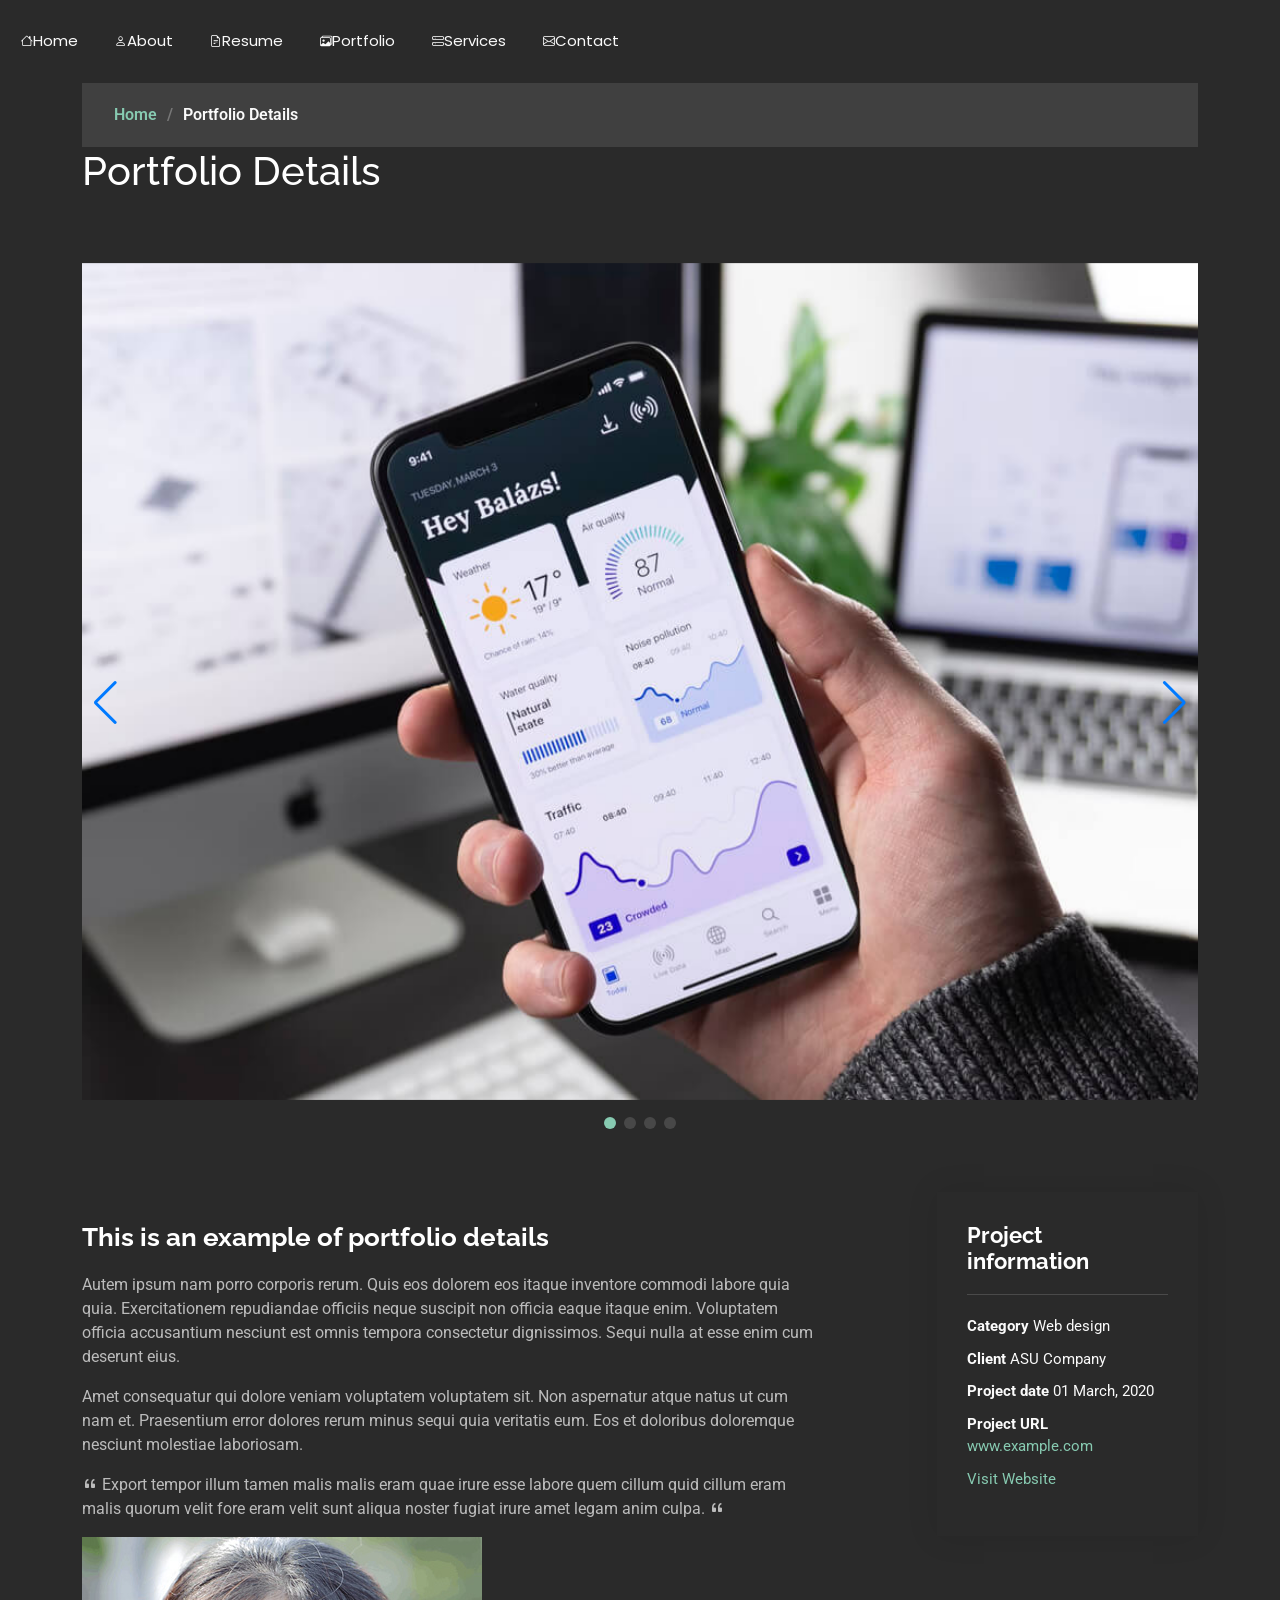
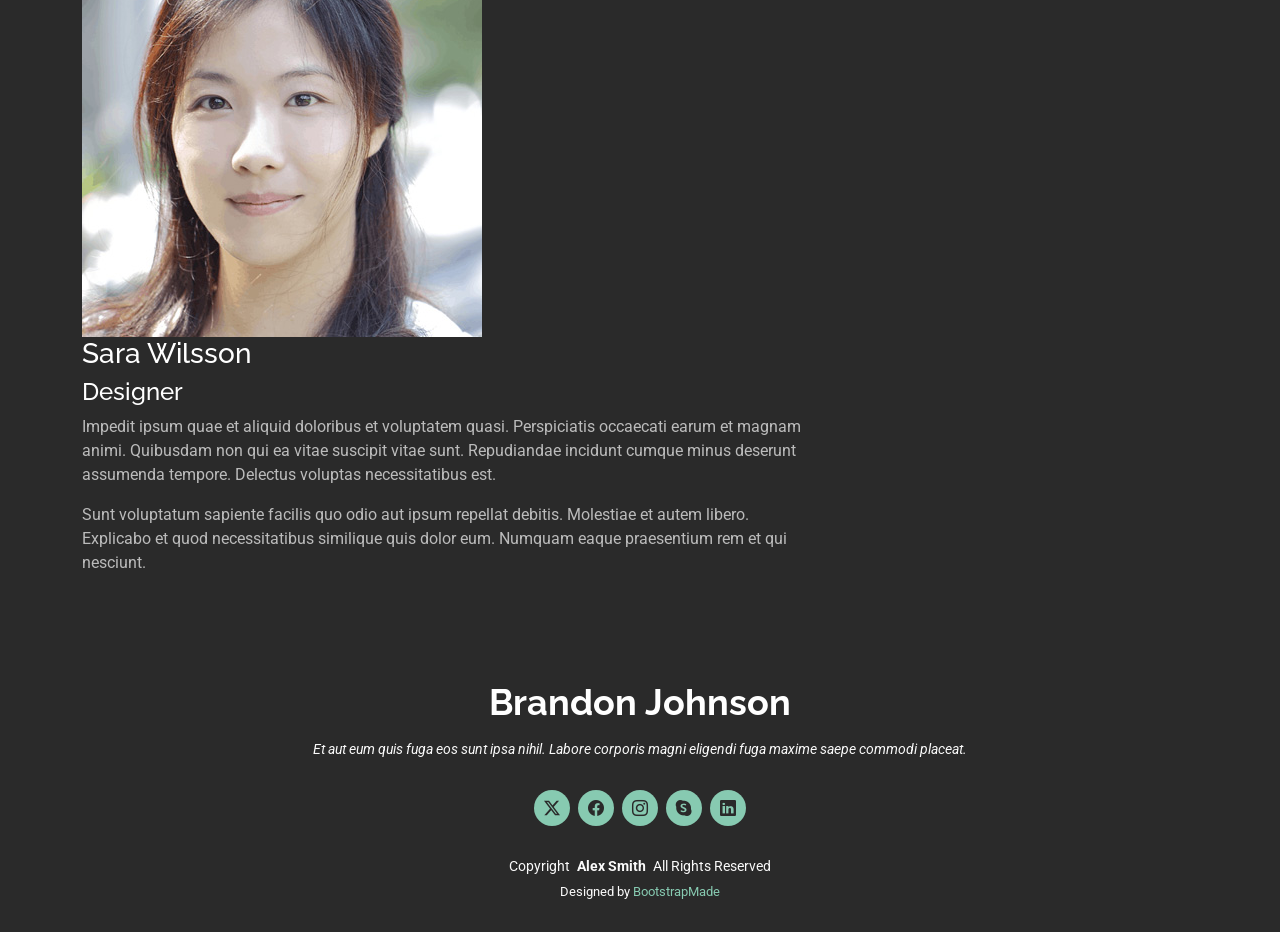
<file: portfolio-details.html>
<!DOCTYPE html>
<html lang="en">

<head>
  <meta charset="utf-8">
  <meta content="width=device-width, initial-scale=1.0" name="viewport">
  <title>Portfolio Details - MyResume Bootstrap Template</title>
  <meta content="" name="description">
  <meta content="" name="keywords">

  <!-- Favicons -->
  <link href="assets/img/favicon.png" rel="icon">
  <link href="assets/img/apple-touch-icon.png" rel="apple-touch-icon">

  <!-- Fonts -->
  <link href="https://fonts.googleapis.com" rel="preconnect">
  <link href="https://fonts.gstatic.com" rel="preconnect" crossorigin>
  <link href="https://fonts.googleapis.com/css2?family=Roboto:ital,wght@0,100;0,300;0,400;0,500;0,700;0,900;1,100;1,300;1,400;1,500;1,700;1,900&family=Poppins:ital,wght@0,100;0,200;0,300;0,400;0,500;0,600;0,700;0,800;0,900;1,100;1,200;1,300;1,400;1,500;1,600;1,700;1,800;1,900&family=Raleway:ital,wght@0,100;0,200;0,300;0,400;0,500;0,600;0,700;0,800;0,900;1,100;1,200;1,300;1,400;1,500;1,600;1,700;1,800;1,900&display=swap" rel="stylesheet">

  <!-- Vendor CSS Files -->
  <link href="assets/vendor/bootstrap/css/bootstrap.min.css" rel="stylesheet">
  <link href="assets/vendor/bootstrap-icons/bootstrap-icons.css" rel="stylesheet">
  <link href="assets/vendor/aos/aos.css" rel="stylesheet">
  <link href="assets/vendor/glightbox/css/glightbox.min.css" rel="stylesheet">
  <link href="assets/vendor/swiper/swiper-bundle.min.css" rel="stylesheet">

  <!-- Main CSS File -->
  <link href="assets/css/main.css" rel="stylesheet">

  <!-- =======================================================
  * Template Name: MyResume
  * Template URL: https://bootstrapmade.com/free-html-bootstrap-template-my-resume/
  * Updated: Jun 29 2024 with Bootstrap v5.3.3
  * Author: BootstrapMade.com
  * License: https://bootstrapmade.com/license/
  ======================================================== -->
</head>

<body class="portfolio-details-page">

  <header id="header" class="header d-flex flex-column justify-content-center">

    <i class="header-toggle d-xl-none bi bi-list"></i>

    <nav id="navmenu" class="navmenu">
      <ul>
        <li><a href="#hero"><i class="bi bi-house navicon"></i><span>Home</span></a></li>
        <li><a href="#about"><i class="bi bi-person navicon"></i><span>About</span></a></li>
        <li><a href="#resume"><i class="bi bi-file-earmark-text navicon"></i><span>Resume</span></a></li>
        <li><a href="#portfolio"><i class="bi bi-images navicon"></i><span>Portfolio</span></a></li>
        <li><a href="#services"><i class="bi bi-hdd-stack navicon"></i><span>Services</span></a></li>
        <li><a href="#contact"><i class="bi bi-envelope navicon"></i><span>Contact</span></a></li>
      </ul>
    </nav>

  </header>

  <main class="main">

    <!-- Page Title -->
    <div class="page-title" data-aos="fade">
      <div class="container">
        <nav class="breadcrumbs">
          <ol>
            <li><a href="index.html">Home</a></li>
            <li class="current">Portfolio Details</li>
          </ol>
        </nav>
        <h1>Portfolio Details</h1>
      </div>
    </div><!-- End Page Title -->

    <!-- Portfolio Details Section -->
    <section id="portfolio-details" class="portfolio-details section">

      <div class="container" data-aos="fade-up">

        <div class="portfolio-details-slider swiper init-swiper">
          <script type="application/json" class="swiper-config">
            {
              "loop": true,
              "speed": 600,
              "autoplay": {
                "delay": 5000
              },
              "slidesPerView": "auto",
              "navigation": {
                "nextEl": ".swiper-button-next",
                "prevEl": ".swiper-button-prev"
              },
              "pagination": {
                "el": ".swiper-pagination",
                "type": "bullets",
                "clickable": true
              }
            }
          </script>
          <div class="swiper-wrapper align-items-center">

            <div class="swiper-slide">
              <img src="assets/img/portfolio/app-1.jpg" alt="">
            </div>

            <div class="swiper-slide">
              <img src="assets/img/portfolio/product-1.jpg" alt="">
            </div>

            <div class="swiper-slide">
              <img src="assets/img/portfolio/branding-1.jpg" alt="">
            </div>

            <div class="swiper-slide">
              <img src="assets/img/portfolio/books-1.jpg" alt="">
            </div>

          </div>
          <div class="swiper-button-prev"></div>
          <div class="swiper-button-next"></div>
          <div class="swiper-pagination"></div>
        </div>

        <div class="row justify-content-between gy-4 mt-4">

          <div class="col-lg-8" data-aos="fade-up">
            <div class="portfolio-description">
              <h2>This is an example of portfolio details</h2>
              <p>
                Autem ipsum nam porro corporis rerum. Quis eos dolorem eos itaque inventore commodi labore quia quia. Exercitationem repudiandae officiis neque suscipit non officia eaque itaque enim. Voluptatem officia accusantium nesciunt est omnis tempora consectetur dignissimos. Sequi nulla at esse enim cum deserunt eius.
              </p>
              <p>
                Amet consequatur qui dolore veniam voluptatem voluptatem sit. Non aspernatur atque natus ut cum nam et. Praesentium error dolores rerum minus sequi quia veritatis eum. Eos et doloribus doloremque nesciunt molestiae laboriosam.
              </p>

              <div class="testimonial-item">
                <p>
                  <i class="bi bi-quote quote-icon-left"></i>
                  <span>Export tempor illum tamen malis malis eram quae irure esse labore quem cillum quid cillum eram malis quorum velit fore eram velit sunt aliqua noster fugiat irure amet legam anim culpa.</span>
                  <i class="bi bi-quote quote-icon-right"></i>
                </p>
                <div>
                  <img src="assets/img/testimonials/testimonials-2.jpg" class="testimonial-img" alt="">
                  <h3>Sara Wilsson</h3>
                  <h4>Designer</h4>
                </div>
              </div>

              <p>
                Impedit ipsum quae et aliquid doloribus et voluptatem quasi. Perspiciatis occaecati earum et magnam animi. Quibusdam non qui ea vitae suscipit vitae sunt. Repudiandae incidunt cumque minus deserunt assumenda tempore. Delectus voluptas necessitatibus est.
              </p>

              <p>
                Sunt voluptatum sapiente facilis quo odio aut ipsum repellat debitis. Molestiae et autem libero. Explicabo et quod necessitatibus similique quis dolor eum. Numquam eaque praesentium rem et qui nesciunt.
              </p>

            </div>
          </div>

          <div class="col-lg-3" data-aos="fade-up" data-aos-delay="100">
            <div class="portfolio-info">
              <h3>Project information</h3>
              <ul>
                <li><strong>Category</strong> Web design</li>
                <li><strong>Client</strong> ASU Company</li>
                <li><strong>Project date</strong> 01 March, 2020</li>
                <li><strong>Project URL</strong> <a href="#">www.example.com</a></li>
                <li><a href="#" class="btn-visit align-self-start">Visit Website</a></li>
              </ul>
            </div>
          </div>

        </div>

      </div>

    </section><!-- /Portfolio Details Section -->

  </main>

  <footer id="footer" class="footer position-relative light-background">
    <div class="container">
      <h3 class="sitename">Brandon Johnson</h3>
      <p>Et aut eum quis fuga eos sunt ipsa nihil. Labore corporis magni eligendi fuga maxime saepe commodi placeat.</p>
      <div class="social-links d-flex justify-content-center">
        <a href=""><i class="bi bi-twitter-x"></i></a>
        <a href=""><i class="bi bi-facebook"></i></a>
        <a href=""><i class="bi bi-instagram"></i></a>
        <a href=""><i class="bi bi-skype"></i></a>
        <a href=""><i class="bi bi-linkedin"></i></a>
      </div>
      <div class="container">
        <div class="copyright">
          <span>Copyright</span> <strong class="px-1 sitename">Alex Smith</strong> <span>All Rights Reserved</span>
        </div>
        <div class="credits">
          <!-- All the links in the footer should remain intact. -->
          <!-- You can delete the links only if you've purchased the pro version. -->
          <!-- Licensing information: https://bootstrapmade.com/license/ -->
          <!-- Purchase the pro version with working PHP/AJAX contact form: [buy-url] -->
          Designed by <a href="https://bootstrapmade.com/">BootstrapMade</a>
        </div>
      </div>
    </div>
  </footer>

  <!-- Scroll Top -->
  <a href="#" id="scroll-top" class="scroll-top d-flex align-items-center justify-content-center"><i class="bi bi-arrow-up-short"></i></a>

  <!-- Preloader -->
  <div id="preloader"></div>

  <!-- Vendor JS Files -->
  <script src="assets/vendor/bootstrap/js/bootstrap.bundle.min.js"></script>
  <script src="assets/vendor/php-email-form/validate.js"></script>
  <script src="assets/vendor/aos/aos.js"></script>
  <script src="assets/vendor/typed.js/typed.umd.js"></script>
  <script src="assets/vendor/purecounter/purecounter_vanilla.js"></script>
  <script src="assets/vendor/waypoints/noframework.waypoints.js"></script>
  <script src="assets/vendor/glightbox/js/glightbox.min.js"></script>
  <script src="assets/vendor/imagesloaded/imagesloaded.pkgd.min.js"></script>
  <script src="assets/vendor/isotope-layout/isotope.pkgd.min.js"></script>
  <script src="assets/vendor/swiper/swiper-bundle.min.js"></script>

  <!-- Main JS File -->
  <script src="assets/js/main.js"></script>

</body>

</html>
</file>
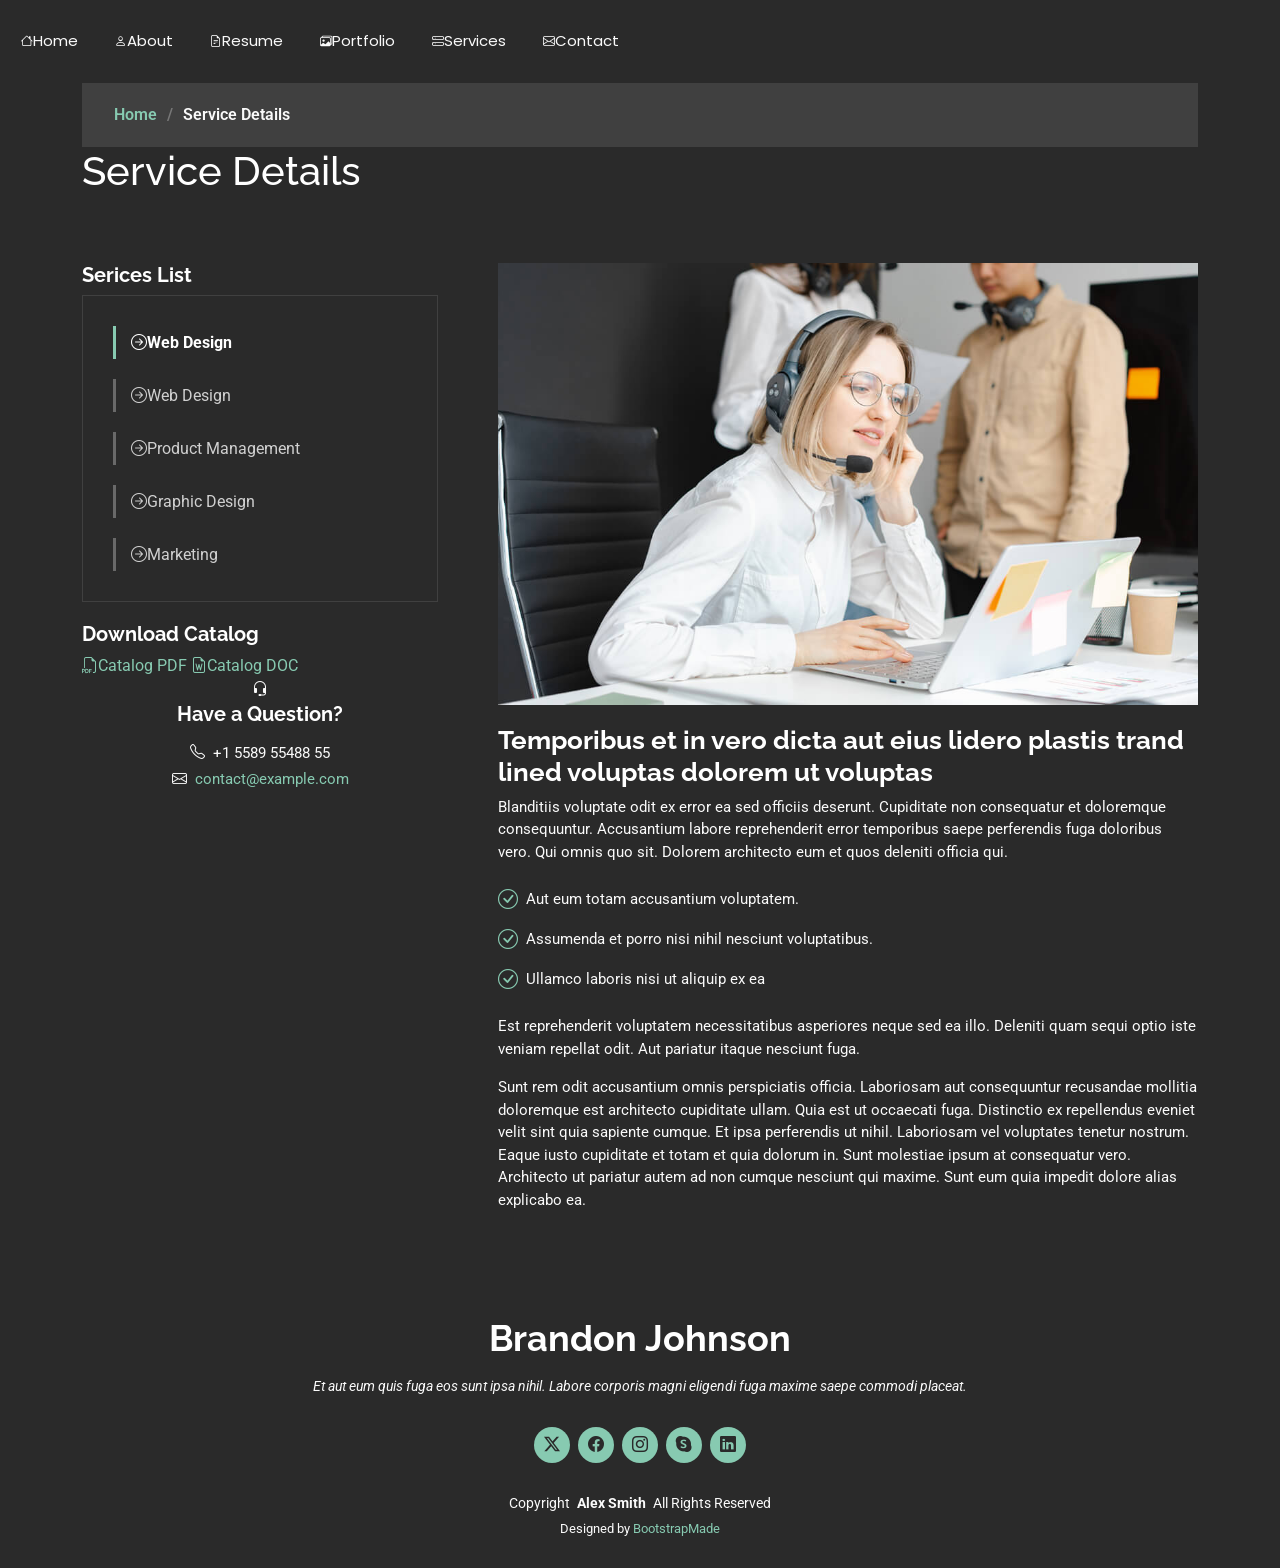
<file: service-details.html>
<!DOCTYPE html>
<html lang="en">

<head>
  <meta charset="utf-8">
  <meta content="width=device-width, initial-scale=1.0" name="viewport">
  <title>Service Details - MyResume Bootstrap Template</title>
  <meta content="" name="description">
  <meta content="" name="keywords">

  <!-- Favicons -->
  <link href="assets/img/favicon.png" rel="icon">
  <link href="assets/img/apple-touch-icon.png" rel="apple-touch-icon">

  <!-- Fonts -->
  <link href="https://fonts.googleapis.com" rel="preconnect">
  <link href="https://fonts.gstatic.com" rel="preconnect" crossorigin>
  <link href="https://fonts.googleapis.com/css2?family=Roboto:ital,wght@0,100;0,300;0,400;0,500;0,700;0,900;1,100;1,300;1,400;1,500;1,700;1,900&family=Poppins:ital,wght@0,100;0,200;0,300;0,400;0,500;0,600;0,700;0,800;0,900;1,100;1,200;1,300;1,400;1,500;1,600;1,700;1,800;1,900&family=Raleway:ital,wght@0,100;0,200;0,300;0,400;0,500;0,600;0,700;0,800;0,900;1,100;1,200;1,300;1,400;1,500;1,600;1,700;1,800;1,900&display=swap" rel="stylesheet">

  <!-- Vendor CSS Files -->
  <link href="assets/vendor/bootstrap/css/bootstrap.min.css" rel="stylesheet">
  <link href="assets/vendor/bootstrap-icons/bootstrap-icons.css" rel="stylesheet">
  <link href="assets/vendor/aos/aos.css" rel="stylesheet">
  <link href="assets/vendor/glightbox/css/glightbox.min.css" rel="stylesheet">
  <link href="assets/vendor/swiper/swiper-bundle.min.css" rel="stylesheet">

  <!-- Main CSS File -->
  <link href="assets/css/main.css" rel="stylesheet">

  <!-- =======================================================
  * Template Name: MyResume
  * Template URL: https://bootstrapmade.com/free-html-bootstrap-template-my-resume/
  * Updated: Jun 29 2024 with Bootstrap v5.3.3
  * Author: BootstrapMade.com
  * License: https://bootstrapmade.com/license/
  ======================================================== -->
</head>

<body class="service-details-page">

  <header id="header" class="header d-flex flex-column justify-content-center">

    <i class="header-toggle d-xl-none bi bi-list"></i>

    <nav id="navmenu" class="navmenu">
      <ul>
        <li><a href="#hero"><i class="bi bi-house navicon"></i><span>Home</span></a></li>
        <li><a href="#about"><i class="bi bi-person navicon"></i><span>About</span></a></li>
        <li><a href="#resume"><i class="bi bi-file-earmark-text navicon"></i><span>Resume</span></a></li>
        <li><a href="#portfolio"><i class="bi bi-images navicon"></i><span>Portfolio</span></a></li>
        <li><a href="#services"><i class="bi bi-hdd-stack navicon"></i><span>Services</span></a></li>
        <li><a href="#contact"><i class="bi bi-envelope navicon"></i><span>Contact</span></a></li>
      </ul>
    </nav>

  </header>

  <main class="main">

    <!-- Page Title -->
    <div class="page-title" data-aos="fade">
      <div class="container">
        <nav class="breadcrumbs">
          <ol>
            <li><a href="index.html">Home</a></li>
            <li class="current">Service Details</li>
          </ol>
        </nav>
        <h1>Service Details</h1>
      </div>
    </div><!-- End Page Title -->

    <!-- Service Details Section -->
    <section id="service-details" class="service-details section">

      <div class="container">

        <div class="row gy-5">

          <div class="col-lg-4" data-aos="fade-up" data-aos-delay="100">

            <div class="service-box">
              <h4>Serices List</h4>
              <div class="services-list">
                <a href="#" class="active"><i class="bi bi-arrow-right-circle"></i><span>Web Design</span></a>
                <a href="#"><i class="bi bi-arrow-right-circle"></i><span>Web Design</span></a>
                <a href="#"><i class="bi bi-arrow-right-circle"></i><span>Product Management</span></a>
                <a href="#"><i class="bi bi-arrow-right-circle"></i><span>Graphic Design</span></a>
                <a href="#"><i class="bi bi-arrow-right-circle"></i><span>Marketing</span></a>
              </div>
            </div><!-- End Services List -->

            <div class="service-box">
              <h4>Download Catalog</h4>
              <div class="download-catalog">
                <a href="#"><i class="bi bi-filetype-pdf"></i><span>Catalog PDF</span></a>
                <a href="#"><i class="bi bi-file-earmark-word"></i><span>Catalog DOC</span></a>
              </div>
            </div><!-- End Services List -->

            <div class="help-box d-flex flex-column justify-content-center align-items-center">
              <i class="bi bi-headset help-icon"></i>
              <h4>Have a Question?</h4>
              <p class="d-flex align-items-center mt-2 mb-0"><i class="bi bi-telephone me-2"></i> <span>+1 5589 55488 55</span></p>
              <p class="d-flex align-items-center mt-1 mb-0"><i class="bi bi-envelope me-2"></i> <a href="mailto:contact@example.com">contact@example.com</a></p>
            </div>

          </div>

          <div class="col-lg-8 ps-lg-5" data-aos="fade-up" data-aos-delay="200">
            <img src="assets/img/services.jpg" alt="" class="img-fluid services-img">
            <h3>Temporibus et in vero dicta aut eius lidero plastis trand lined voluptas dolorem ut voluptas</h3>
            <p>
              Blanditiis voluptate odit ex error ea sed officiis deserunt. Cupiditate non consequatur et doloremque consequuntur. Accusantium labore reprehenderit error temporibus saepe perferendis fuga doloribus vero. Qui omnis quo sit. Dolorem architecto eum et quos deleniti officia qui.
            </p>
            <ul>
              <li><i class="bi bi-check-circle"></i> <span>Aut eum totam accusantium voluptatem.</span></li>
              <li><i class="bi bi-check-circle"></i> <span>Assumenda et porro nisi nihil nesciunt voluptatibus.</span></li>
              <li><i class="bi bi-check-circle"></i> <span>Ullamco laboris nisi ut aliquip ex ea</span></li>
            </ul>
            <p>
              Est reprehenderit voluptatem necessitatibus asperiores neque sed ea illo. Deleniti quam sequi optio iste veniam repellat odit. Aut pariatur itaque nesciunt fuga.
            </p>
            <p>
              Sunt rem odit accusantium omnis perspiciatis officia. Laboriosam aut consequuntur recusandae mollitia doloremque est architecto cupiditate ullam. Quia est ut occaecati fuga. Distinctio ex repellendus eveniet velit sint quia sapiente cumque. Et ipsa perferendis ut nihil. Laboriosam vel voluptates tenetur nostrum. Eaque iusto cupiditate et totam et quia dolorum in. Sunt molestiae ipsum at consequatur vero. Architecto ut pariatur autem ad non cumque nesciunt qui maxime. Sunt eum quia impedit dolore alias explicabo ea.
            </p>
          </div>

        </div>

      </div>

    </section><!-- /Service Details Section -->

  </main>

  <footer id="footer" class="footer position-relative light-background">
    <div class="container">
      <h3 class="sitename">Brandon Johnson</h3>
      <p>Et aut eum quis fuga eos sunt ipsa nihil. Labore corporis magni eligendi fuga maxime saepe commodi placeat.</p>
      <div class="social-links d-flex justify-content-center">
        <a href=""><i class="bi bi-twitter-x"></i></a>
        <a href=""><i class="bi bi-facebook"></i></a>
        <a href=""><i class="bi bi-instagram"></i></a>
        <a href=""><i class="bi bi-skype"></i></a>
        <a href=""><i class="bi bi-linkedin"></i></a>
      </div>
      <div class="container">
        <div class="copyright">
          <span>Copyright</span> <strong class="px-1 sitename">Alex Smith</strong> <span>All Rights Reserved</span>
        </div>
        <div class="credits">
          <!-- All the links in the footer should remain intact. -->
          <!-- You can delete the links only if you've purchased the pro version. -->
          <!-- Licensing information: https://bootstrapmade.com/license/ -->
          <!-- Purchase the pro version with working PHP/AJAX contact form: [buy-url] -->
          Designed by <a href="https://bootstrapmade.com/">BootstrapMade</a>
        </div>
      </div>
    </div>
  </footer>

  <!-- Scroll Top -->
  <a href="#" id="scroll-top" class="scroll-top d-flex align-items-center justify-content-center"><i class="bi bi-arrow-up-short"></i></a>

  <!-- Preloader -->
  <div id="preloader"></div>

  <!-- Vendor JS Files -->
  <script src="assets/vendor/bootstrap/js/bootstrap.bundle.min.js"></script>
  <script src="assets/vendor/php-email-form/validate.js"></script>
  <script src="assets/vendor/aos/aos.js"></script>
  <script src="assets/vendor/typed.js/typed.umd.js"></script>
  <script src="assets/vendor/purecounter/purecounter_vanilla.js"></script>
  <script src="assets/vendor/waypoints/noframework.waypoints.js"></script>
  <script src="assets/vendor/glightbox/js/glightbox.min.js"></script>
  <script src="assets/vendor/imagesloaded/imagesloaded.pkgd.min.js"></script>
  <script src="assets/vendor/isotope-layout/isotope.pkgd.min.js"></script>
  <script src="assets/vendor/swiper/swiper-bundle.min.js"></script>

  <!-- Main JS File -->
  <script src="assets/js/main.js"></script>

</body>

</html>
</file>
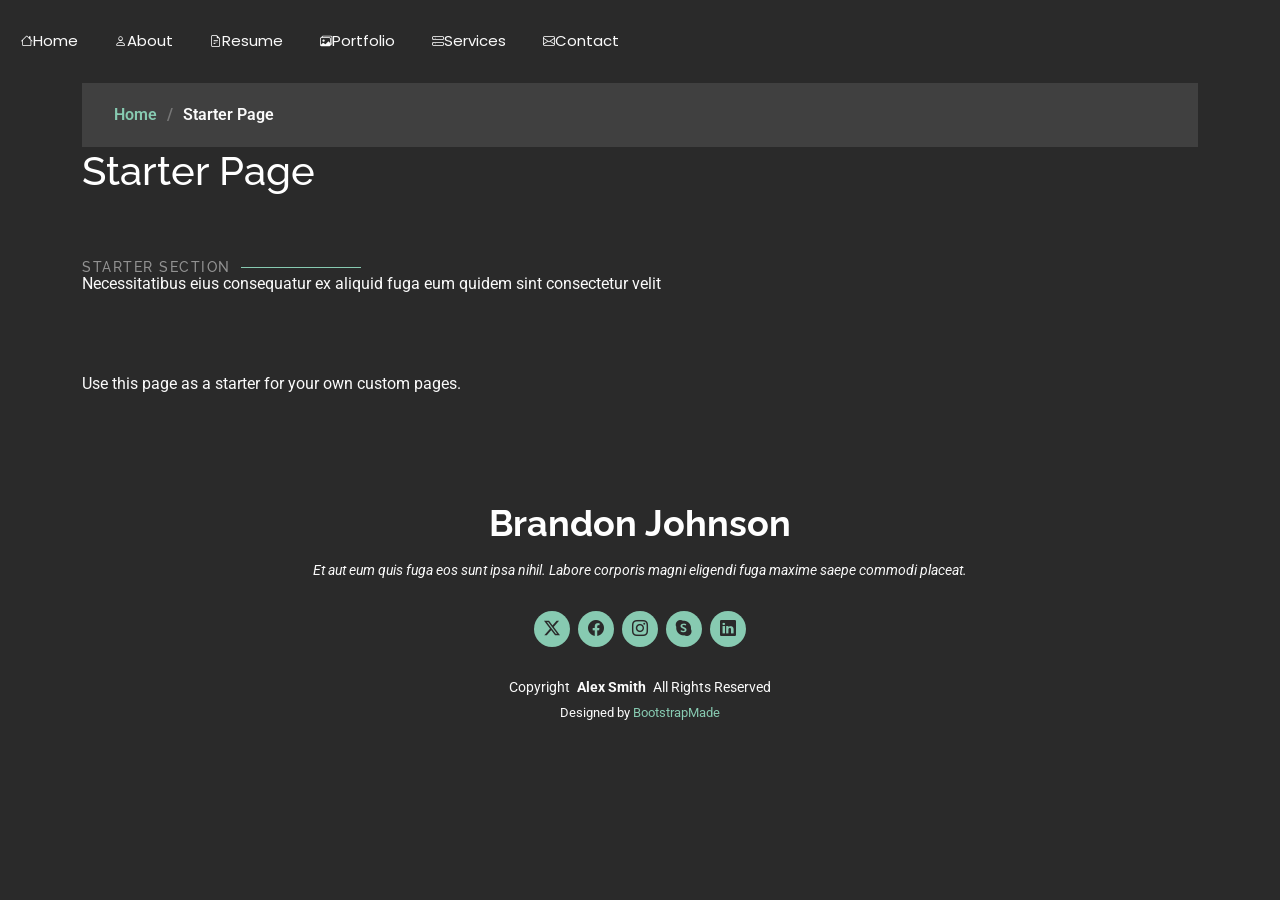
<file: starter-page.html>
<!DOCTYPE html>
<html lang="en">

<head>
  <meta charset="utf-8">
  <meta content="width=device-width, initial-scale=1.0" name="viewport">
  <title>Starter Page - MyResume Bootstrap Template</title>
  <meta content="" name="description">
  <meta content="" name="keywords">

  <!-- Favicons -->
  <link href="assets/img/favicon.png" rel="icon">
  <link href="assets/img/apple-touch-icon.png" rel="apple-touch-icon">

  <!-- Fonts -->
  <link href="https://fonts.googleapis.com" rel="preconnect">
  <link href="https://fonts.gstatic.com" rel="preconnect" crossorigin>
  <link href="https://fonts.googleapis.com/css2?family=Roboto:ital,wght@0,100;0,300;0,400;0,500;0,700;0,900;1,100;1,300;1,400;1,500;1,700;1,900&family=Poppins:ital,wght@0,100;0,200;0,300;0,400;0,500;0,600;0,700;0,800;0,900;1,100;1,200;1,300;1,400;1,500;1,600;1,700;1,800;1,900&family=Raleway:ital,wght@0,100;0,200;0,300;0,400;0,500;0,600;0,700;0,800;0,900;1,100;1,200;1,300;1,400;1,500;1,600;1,700;1,800;1,900&display=swap" rel="stylesheet">

  <!-- Vendor CSS Files -->
  <link href="assets/vendor/bootstrap/css/bootstrap.min.css" rel="stylesheet">
  <link href="assets/vendor/bootstrap-icons/bootstrap-icons.css" rel="stylesheet">
  <link href="assets/vendor/aos/aos.css" rel="stylesheet">
  <link href="assets/vendor/glightbox/css/glightbox.min.css" rel="stylesheet">
  <link href="assets/vendor/swiper/swiper-bundle.min.css" rel="stylesheet">

  <!-- Main CSS File -->
  <link href="assets/css/main.css" rel="stylesheet">

  <!-- =======================================================
  * Template Name: MyResume
  * Template URL: https://bootstrapmade.com/free-html-bootstrap-template-my-resume/
  * Updated: Jun 29 2024 with Bootstrap v5.3.3
  * Author: BootstrapMade.com
  * License: https://bootstrapmade.com/license/
  ======================================================== -->
</head>

<body class="starter-page-page">

  <header id="header" class="header d-flex flex-column justify-content-center">

    <i class="header-toggle d-xl-none bi bi-list"></i>

    <nav id="navmenu" class="navmenu">
      <ul>
        <li><a href="#hero"><i class="bi bi-house navicon"></i><span>Home</span></a></li>
        <li><a href="#about"><i class="bi bi-person navicon"></i><span>About</span></a></li>
        <li><a href="#resume"><i class="bi bi-file-earmark-text navicon"></i><span>Resume</span></a></li>
        <li><a href="#portfolio"><i class="bi bi-images navicon"></i><span>Portfolio</span></a></li>
        <li><a href="#services"><i class="bi bi-hdd-stack navicon"></i><span>Services</span></a></li>
        <li><a href="#contact"><i class="bi bi-envelope navicon"></i><span>Contact</span></a></li>
      </ul>
    </nav>

  </header>

  <main class="main">

    <!-- Page Title -->
    <div class="page-title" data-aos="fade">
      <div class="container">
        <nav class="breadcrumbs">
          <ol>
            <li><a href="index.html">Home</a></li>
            <li class="current">Starter Page</li>
          </ol>
        </nav>
        <h1>Starter Page</h1>
      </div>
    </div><!-- End Page Title -->

    <!-- Starter Section Section -->
    <section id="starter-section" class="starter-section section">

      <!-- Section Title -->
      <div class="container section-title" data-aos="fade-up">
        <h2>Starter Section</h2>
        <p>Necessitatibus eius consequatur ex aliquid fuga eum quidem sint consectetur velit</p>
      </div><!-- End Section Title -->

      <div class="container" data-aos="fade-up">
        <p>Use this page as a starter for your own custom pages.</p>
      </div>

    </section><!-- /Starter Section Section -->

  </main>

  <footer id="footer" class="footer position-relative light-background">
    <div class="container">
      <h3 class="sitename">Brandon Johnson</h3>
      <p>Et aut eum quis fuga eos sunt ipsa nihil. Labore corporis magni eligendi fuga maxime saepe commodi placeat.</p>
      <div class="social-links d-flex justify-content-center">
        <a href=""><i class="bi bi-twitter-x"></i></a>
        <a href=""><i class="bi bi-facebook"></i></a>
        <a href=""><i class="bi bi-instagram"></i></a>
        <a href=""><i class="bi bi-skype"></i></a>
        <a href=""><i class="bi bi-linkedin"></i></a>
      </div>
      <div class="container">
        <div class="copyright">
          <span>Copyright</span> <strong class="px-1 sitename">Alex Smith</strong> <span>All Rights Reserved</span>
        </div>
        <div class="credits">
          <!-- All the links in the footer should remain intact. -->
          <!-- You can delete the links only if you've purchased the pro version. -->
          <!-- Licensing information: https://bootstrapmade.com/license/ -->
          <!-- Purchase the pro version with working PHP/AJAX contact form: [buy-url] -->
          Designed by <a href="https://bootstrapmade.com/">BootstrapMade</a>
        </div>
      </div>
    </div>
  </footer>

  <!-- Scroll Top -->
  <a href="#" id="scroll-top" class="scroll-top d-flex align-items-center justify-content-center"><i class="bi bi-arrow-up-short"></i></a>

  <!-- Preloader -->
  <div id="preloader"></div>

  <!-- Vendor JS Files -->
  <script src="assets/vendor/bootstrap/js/bootstrap.bundle.min.js"></script>
  <script src="assets/vendor/php-email-form/validate.js"></script>
  <script src="assets/vendor/aos/aos.js"></script>
  <script src="assets/vendor/typed.js/typed.umd.js"></script>
  <script src="assets/vendor/purecounter/purecounter_vanilla.js"></script>
  <script src="assets/vendor/waypoints/noframework.waypoints.js"></script>
  <script src="assets/vendor/glightbox/js/glightbox.min.js"></script>
  <script src="assets/vendor/imagesloaded/imagesloaded.pkgd.min.js"></script>
  <script src="assets/vendor/isotope-layout/isotope.pkgd.min.js"></script>
  <script src="assets/vendor/swiper/swiper-bundle.min.js"></script>

  <!-- Main JS File -->
  <script src="assets/js/main.js"></script>

</body>

</html>
</file>
<file: assets/css/main.css>
/**
* Template Name: Personal
* Template URL: https://bootstrapmade.com/personal-free-resume-bootstrap-template/
* Updated: Nov 04 2024 with Bootstrap v5.3.3
* Author: BootstrapMade.com
* License: https://bootstrapmade.com/license/
*/

/*--------------------------------------------------------------
# Font & Color Variables
# Help: https://bootstrapmade.com/color-system/
--------------------------------------------------------------*/
/* Fonts */
:root {
  --default-font: "Roboto",  system-ui, -apple-system, "Segoe UI", Roboto, "Helvetica Neue", Arial, "Noto Sans", "Liberation Sans", sans-serif, "Apple Color Emoji", "Segoe UI Emoji", "Segoe UI Symbol", "Noto Color Emoji";
  --heading-font: "Raleway",  sans-serif;
  --nav-font: "Poppins",  sans-serif;
}

/* Global Colors - The following color variables are used throughout the website. Updating them here will change the color scheme of the entire website */
:root { 
  --background-color: #2a2a2a; /* Background color for the entire website, including individual sections */
  --default-color: #fafafa; /* Default color used for the majority of the text content across the entire website */
  --heading-color: #ffffff; /* Color for headings, subheadings and title throughout the website */
  --accent-color: #87cab1; /* Accent color that represents your brand on the website. It's used for buttons, links, and other elements that need to stand out */
  --surface-color: #2a2a2a; /* The surface color is used as a background of boxed elements within sections, such as cards, icon boxes, or other elements that require a visual separation from the global background. */
  --contrast-color: #2a2a2a; /* Contrast color for text, ensuring readability against backgrounds of accent, heading, or default colors. */
}

/* Nav Menu Colors - The following color variables are used specifically for the navigation menu. They are separate from the global colors to allow for more customization options */
:root {
  --nav-color: #fafafa;  /* The default color of the main navmenu links */
  --nav-hover-color: #87cab1; /* Applied to main navmenu links when they are hovered over or active */
  --nav-mobile-background-color: #2a2a2a; /* Used as the background color for mobile navigation menu */
  --nav-dropdown-background-color: #2a2a2a; /* Used as the background color for dropdown items that appear when hovering over primary navigation items */
  --nav-dropdown-color: #fafafa; /* Used for navigation links of the dropdown items in the navigation menu. */
  --nav-dropdown-hover-color: #87cab1; /* Similar to --nav-hover-color, this color is applied to dropdown navigation links when they are hovered over. */
}

/* Color Presets - These classes override global colors when applied to any section or element, providing reuse of the sam color scheme. */

.light-background {
  --background-color: #2a2a2a;
  --surface-color: #2a2a2a;
}

.dark-background {
  --background-color: #2a2a2a;
  --default-color: #ffffff;
  --heading-color: #ffffff;
  --surface-color: #2a2a2a;
  --contrast-color: #2a2a2a;
}

/* Smooth scroll */
:root {
  scroll-behavior: smooth;
}

/*--------------------------------------------------------------
# General Styling & Shared Classes
--------------------------------------------------------------*/
body {
  color: var(--default-color);
  background-color: var(--background-color);
  font-family: var(--default-font);
}

a {
  color: var(--accent-color);
  text-decoration: none;
  transition: 0.3s;
}

a:hover {
  color: color-mix(in srgb, var(--accent-color), transparent 25%);
  text-decoration: none;
}

h1,
h2,
h3,
h4,
h5,
h6 {
  color: var(--heading-color);
  font-family: var(--heading-font);
}


/*--------------------------------------------------------------
# Global Header
--------------------------------------------------------------*/
.header {
  --background-color: rgba(0, 0, 0, 0);
  color: var(--default-color);
  background-color: var(--background-color);
  padding: 15px 0;
  transition: all 0.5s;
  z-index: 997;
}

.header .logo {
  line-height: 1;
}

.header .logo img {
  max-height: 32px;
  margin-right: 8px;
}

.header .logo h1 {
  font-size: 30px;
  margin: 0;
  font-weight: 700;
  color: var(--heading-color);
}

.scrolled .header {
  box-shadow: 0px 0 18px rgba(0, 0, 0, 0.1);
}

/* Global Header on Scroll
------------------------------*/
.scrolled .header {
  --background-color: rgba(0, 0, 0, 0.8);
}

/*--------------------------------------------------------------
# Navigation Menu
--------------------------------------------------------------*/
/* Desktop Navigation */
@media (min-width: 1200px) {
  .navmenu {
    padding: 0;
  }

  .navmenu ul {
    margin: 0;
    padding: 0;
    display: flex;
    list-style: none;
    align-items: center;
  }

  .navmenu li {
    position: relative;
  }

  .navmenu>ul>li {
    white-space: nowrap;
    padding: 15px 14px;
  }

  .navmenu>ul>li:last-child {
    padding-right: 0;
  }

  .navmenu a,
  .navmenu a:focus {
    color: var(--nav-color);
    font-size: 15px;
    padding: 0 2px;
    font-family: var(--nav-font);
    font-weight: 400;
    display: flex;
    align-items: center;
    justify-content: space-between;
    white-space: nowrap;
    transition: 0.3s;
    position: relative;
  }

  .navmenu a i,
  .navmenu a:focus i {
    font-size: 12px;
    line-height: 0;
    margin-left: 5px;
    transition: 0.3s;
  }

  .navmenu>ul>li>a:before {
    content: "";
    position: absolute;
    height: 2px;
    bottom: -6px;
    left: 0;
    background-color: var(--nav-hover-color);
    visibility: hidden;
    width: 0px;
    transition: all 0.3s ease-in-out 0s;
  }

  .navmenu a:hover:before,
  .navmenu li:hover>a:before,
  .navmenu .active:before {
    visibility: visible;
    width: 25px;
  }

  .navmenu li:hover>a,
  .navmenu .active,
  .navmenu .active:focus {
    color: var(--nav-hover-color);
  }

  .navmenu .dropdown ul {
    margin: 0;
    padding: 10px 0;
    background: var(--nav-dropdown-background-color);
    display: block;
    position: absolute;
    visibility: hidden;
    left: 14px;
    top: 130%;
    opacity: 0;
    transition: 0.3s;
    border-radius: 4px;
    z-index: 99;
    box-shadow: 0px 0px 30px rgba(0, 0, 0, 0.1);
  }

  .navmenu .dropdown ul li {
    min-width: 200px;
  }

  .navmenu .dropdown ul a {
    padding: 10px 20px;
    font-size: 15px;
    text-transform: none;
    color: var(--nav-dropdown-color);
  }

  .navmenu .dropdown ul a i {
    font-size: 12px;
  }

  .navmenu .dropdown ul a:hover,
  .navmenu .dropdown ul .active:hover,
  .navmenu .dropdown ul li:hover>a {
    color: var(--nav-dropdown-hover-color);
  }

  .navmenu .dropdown:hover>ul {
    opacity: 1;
    top: 100%;
    visibility: visible;
  }

  .navmenu .dropdown .dropdown ul {
    top: 0;
    left: -90%;
    visibility: hidden;
  }

  .navmenu .dropdown .dropdown:hover>ul {
    opacity: 1;
    top: 0;
    left: -100%;
    visibility: visible;
  }
}

/* Mobile Navigation */
@media (max-width: 1199px) {
  .mobile-nav-toggle {
    color: var(--nav-color);
    font-size: 28px;
    line-height: 0;
    margin-right: 10px;
    cursor: pointer;
    transition: color 0.3s;
  }

  .navmenu {
    padding: 0;
    z-index: 9997;
  }

  .navmenu ul {
    display: none;
    list-style: none;
    position: absolute;
    inset: 60px 20px 20px 20px;
    padding: 10px 0;
    margin: 0;
    border-radius: 6px;
    background-color: var(--nav-mobile-background-color);
    border: 1px solid color-mix(in srgb, var(--default-color), transparent 90%);
    box-shadow: none;
    overflow-y: auto;
    transition: 0.3s;
    z-index: 9998;
  }

  .navmenu a,
  .navmenu a:focus {
    color: var(--nav-dropdown-color);
    padding: 10px 20px;
    font-family: var(--nav-font);
    font-size: 17px;
    font-weight: 500;
    display: flex;
    align-items: center;
    justify-content: space-between;
    white-space: nowrap;
    transition: 0.3s;
  }

  .navmenu a i,
  .navmenu a:focus i {
    font-size: 12px;
    line-height: 0;
    margin-left: 5px;
    width: 30px;
    height: 30px;
    display: flex;
    align-items: center;
    justify-content: center;
    border-radius: 50%;
    transition: 0.3s;
    background-color: color-mix(in srgb, var(--accent-color), transparent 90%);
  }

  .navmenu a i:hover,
  .navmenu a:focus i:hover {
    background-color: var(--accent-color);
    color: var(--contrast-color);
  }

  .navmenu a:hover,
  .navmenu .active,
  .navmenu .active:focus {
    color: var(--nav-dropdown-hover-color);
  }

  .navmenu .active i,
  .navmenu .active:focus i {
    background-color: var(--accent-color);
    color: var(--contrast-color);
    transform: rotate(180deg);
  }

  .navmenu .dropdown ul {
    position: static;
    display: none;
    z-index: 99;
    padding: 10px 0;
    margin: 10px 20px;
    background-color: var(--nav-dropdown-background-color);
    transition: all 0.5s ease-in-out;
  }

  .navmenu .dropdown ul ul {
    background-color: rgba(33, 37, 41, 0.1);
  }

  .navmenu .dropdown>.dropdown-active {
    display: block;
    background-color: rgba(33, 37, 41, 0.03);
  }

  .mobile-nav-active {
    overflow: hidden;
  }

  .mobile-nav-active .mobile-nav-toggle {
    color: #fff;
    position: absolute;
    font-size: 32px;
    top: 15px;
    right: 15px;
    margin-right: 0;
    z-index: 9999;
  }

  .mobile-nav-active .navmenu {
    position: fixed;
    overflow: hidden;
    inset: 0;
    background: rgba(33, 37, 41, 0.8);
    transition: 0.3s;
  }

  .mobile-nav-active .navmenu>ul {
    display: block;
  }
}

/*--------------------------------------------------------------
# Global Footer
--------------------------------------------------------------*/
.footer {
  color: var(--default-color);
  background-color: var(--background-color);
  font-size: 14px;
  text-align: center;
  padding: 30px 0;
  position: relative;
}

.footer h3 {
  font-size: 36px;
  font-weight: 700;
  position: relative;
  padding: 0;
  margin: 0 0 15px 0;
}

.footer p {
  font-size: 15;
  font-style: italic;
  padding: 0;
  margin: 0 0 30px 0;
}

.footer .social-links {
  margin: 0 0 30px 0;
}

.footer .social-links a {
  font-size: 16px;
  display: flex;
  align-items: center;
  justify-content: center;
  background: var(--accent-color);
  color: var(--contrast-color);
  line-height: 1;
  margin: 0 4px;
  border-radius: 50%;
  text-align: center;
  width: 36px;
  height: 36px;
  transition: 0.3s;
}

.footer .social-links a:hover {
  background: color-mix(in srgb, var(--accent-color), transparent 20%);
  text-decoration: none;
}

.footer .navfooter {
  padding-top: 25px;
  border-top: 1px solid color-mix(in srgb, var(--default-color), transparent 90%); 
}

.footer .credits {
  font-size: 13px;
  padding-top: 5px;
}

/*--------------------------------------------------------------
# Preloader
--------------------------------------------------------------*/
#preloader {
  position: fixed;
  inset: 0;
  z-index: 999999;
  overflow: hidden;
  background: var(--background-color);
  transition: all 0.6s ease-out;
}

#preloader:before {
  content: "";
  position: fixed;
  top: calc(50% - 30px);
  left: calc(50% - 30px);
  border: 6px solid #ffffff;
  border-color: var(--accent-color) transparent var(--accent-color) transparent;
  border-radius: 50%;
  width: 60px;
  height: 60px;
  animation: animate-preloader 1.5s linear infinite;
}

@keyframes animate-preloader {
  0% {
    transform: rotate(0deg);
  }

  100% {
    transform: rotate(360deg);
  }
}

/*--------------------------------------------------------------
# Scroll Top Button
--------------------------------------------------------------*/
.scroll-top {
  position: fixed;
  visibility: hidden;
  opacity: 0;
  right: 15px;
  bottom: -15px;
  z-index: 99999;
  background-color: var(--accent-color);
  width: 44px;
  height: 44px;
  border-radius: 50px;
  transition: all 0.4s;
}

.scroll-top i {
  font-size: 24px;
  color: var(--contrast-color);
  line-height: 0;
}

.scroll-top:hover {
  background-color: color-mix(in srgb, var(--accent-color), transparent 20%);
  color: var(--contrast-color);
}

.scroll-top.active {
  visibility: visible;
  opacity: 1;
  bottom: 15px;
}

/*--------------------------------------------------------------
# Disable aos animation delay on mobile devices
--------------------------------------------------------------*/
@media screen and (max-width: 768px) {
  [data-aos-delay] {
    transition-delay: 0 !important;
  }
}

/*--------------------------------------------------------------
# Global Page Titles & Breadcrumbs
--------------------------------------------------------------*/
.page-title {
  color: var(--default-color);
  background-color: var(--background-color);
  position: relative;
}

.page-title .heading {
  padding: 160px 0 80px 0;
  border-top: 1px solid color-mix(in srgb, var(--default-color), transparent 90%);
}

.page-title .heading h1 {
  font-size: 38px;
  font-weight: 700;
}

.page-title nav {
  background-color: color-mix(in srgb, var(--default-color), transparent 90%);
  padding: 20px 0;
}

.page-title nav ol {
  display: flex;
  flex-wrap: wrap;
  list-style: none;
  margin: 0;
  font-size: 16px;
  font-weight: 600;
}

.page-title nav ol li+li {
  padding-left: 10px;
}

.page-title nav ol li+li::before {
  content: "/";
  display: inline-block;
  padding-right: 10px;
  color: color-mix(in srgb, var(--default-color), transparent 70%);
}

/*--------------------------------------------------------------
# Global Sections
--------------------------------------------------------------*/
section,
.section {
  color: var(--default-color);
  background-color: var(--background-color);
  padding: 60px 0;
  scroll-margin-top: 100px;
  overflow: clip;
}

@media (max-width: 1199px) {

  section,
  .section {
    scroll-margin-top: 66px;
  }
}

/*--------------------------------------------------------------
# Global Section Titles
--------------------------------------------------------------*/
.section-title {
  padding-bottom: 60px;
  position: relative;
}

.section-title h2 {
  font-size: 14px;
  font-weight: 500;
  padding: 0;
  line-height: 1px;
  margin: 0;
  letter-spacing: 1.5px;
  text-transform: uppercase;
  color: color-mix(in srgb, var(--default-color), transparent 50%);
  position: relative;
}

.section-title h2::after {
  content: "";
  width: 120px;
  height: 1px;
  display: inline-block;
  background: var(--accent-color);
  margin: 4px 10px;
}

.section-title h3::after {
  content: "";
  width: 120px;
  height: 1px;
  display: inline-block;
  background: var(--accent-color);
  margin: 4px 10px;
}

.section-title div {
  color: var(--heading-color);
  margin: 0;
  margin: 0;
  font-size: 28px;
  font-weight: 700;
  text-transform: uppercase;
  font-family: var(--heading-font);
}

/*--------------------------------------------------------------
# Hero Section
--------------------------------------------------------------*/
.hero {
  width: 100%;
  min-height: 100vh;
  position: relative;
  padding: 80px 0;
  display: flex;
  align-items: center;
  justify-content: center;
}

.hero img {
  position: absolute;
  inset: 0;
  display: block;
  width: 100%;
  height: 100%;
  object-fit: cover;
  z-index: 1;
}

.hero .container {
  position: relative;
  z-index: 3;
}

.hero h2 {
  margin: 0;
  font-size: 64px;
  font-weight: 700;
}

.hero p {
  margin: 5px 0 0 0;
  font-size: 26px;
}

.hero p span {
  letter-spacing: 1px;
  border-bottom: 2px solid var(--accent-color);
}

.hero .social-links {
  margin-top: 25px;
}

.hero .social-links a {
  background-color: color-mix(in srgb, var(--default-color), transparent 90%);
  color: var(--default-color);
  font-size: 14px;
  width: 40px;
  height: 40px;
  border-radius: 50px;
  display: inline-flex;
  align-items: center;
  justify-content: center;
  margin-right: 20px;
  transition: 0.3s;
}

.hero .social-links a:hover {
  background-color: var(--accent-color);
}

@media (max-width: 768px) {
  .hero h2 {
    font-size: 32px;
  }

  .hero p {
    font-size: 20px;
  }
}

/*--------------------------------------------------------------
# About Section
--------------------------------------------------------------*/
.about .content h2 {
  font-weight: 700;
  font-size: 24px;
}

.about .content ul {
  list-style: none;
  padding: 0;
}

.about .content ul li {
  margin-bottom: 20px;
  display: flex;
  align-items: center;
}

.about .content ul strong {
  margin-right: 10px;
}

.about .content ul i {
  font-size: 16px;
  margin-right: 5px;
  color: var(--accent-color);
  line-height: 0;
}


/*--------------------------------------------------------------
# Impressum Section
--------------------------------------------------------------*/
.impressum {
  padding-top: 150px;
}

/*--------------------------------------------------------------
# Contact Section
--------------------------------------------------------------*/
.contact i {
  background-color: var(--surface-color);
  color: var(--accent-color);
  box-shadow: 0px 2px 25px rgba(0, 0, 0, 0.1);
  width: 54px;
  height: 54px;
  font-size: 24px;
  border-radius: 50px;
  border: 2px solid var(--background-color);
  display: inline-flex;
  align-items: center;
  justify-content: center;
  position: relative;
  z-index: 1;
}

.contact .contact-item {
  background-color: var(--surface-color);
  margin-top: -27px;
  padding: 30px 30px 25px 30px;
  width: 100%;
  position: relative;
  text-align: center;
  box-shadow: 0px 2px 35px rgba(0, 0, 0, 0.1);
  border-radius: 4px;
  z-index: 0;
}

.contact .contact-item span {
  font-size: 36px;
  display: block;
  font-weight: 700;
  color: color-mix(in srgb, var(--default-color), transparent 20%);
}

.contact .contact-item p {
  padding: 0;
  margin: 0;
  font-family: var(--heading-font);
  font-size: 16px;
}

/*--------------------------------------------------------------
# Skills Section
--------------------------------------------------------------*/
.skills .progress {
  height: 60px;
  display: block;
  background: none;
  border-radius: 0;
}

.skills .progress .skill {
  color: var(--heading-color);
  padding: 0;
  margin: 0 0 6px 0;
  text-transform: uppercase;
  display: block;
  font-weight: 600;
  font-family: var(--heading-font);
}

.skills .progress .skill .val {
  float: right;
  font-style: normal;
}

.skills .progress-bar-wrap {
  background: color-mix(in srgb, var(--default-color), transparent 90%);
  height: 10px;
}

.skills .progress-bar {
  width: 1px;
  height: 10px;
  transition: 0.9s;
  background-color: var(--accent-color);
}

/*--------------------------------------------------------------
# Interests Section
--------------------------------------------------------------*/
.interests .features-item {
  background-color: var(--surface-color);
  display: flex;
  align-items: center;
  padding: 20px;
  transition: 0.3s;
  border: 1px solid color-mix(in srgb, var(--default-color), transparent 90%);
  position: relative;
}

.interests .features-item i {
  font-size: 32px;
  padding-right: 10px;
  line-height: 0;
}

.interests .features-item h3 {
  font-weight: 700;
  margin: 0;
  padding: 0;
  line-height: 1;
  font-size: 16px;
}

.interests .features-item h3 a {
  color: var(--heading-color);
  transition: 0.3s;
}

.interests .features-item:hover {
  border-color: var(--accent-color);
}

.interests .features-item:hover h3 a {
  color: var(--accent-color);
}

/*--------------------------------------------------------------
# Testimonials Section
--------------------------------------------------------------*/
.testimonials .testimonials-carousel,
.testimonials .testimonials-slider {
  overflow: hidden;
}

.testimonials .testimonial-item {
  box-sizing: content-box;
  min-height: 320px;
}

.testimonials .testimonial-item .testimonial-img {
  width: 90px;
  border-radius: 50%;
  margin: -40px 0 0 40px;
  position: relative;
  z-index: 2;
  border: 6px solid var(--background-color);
}

.testimonials .testimonial-item h3 {
  font-size: 18px;
  font-weight: bold;
  margin: 10px 0 5px 45px;
}

.testimonials .testimonial-item h4 {
  font-size: 14px;
  color: color-mix(in srgb, var(--default-color), transparent 20%);
  margin: 0 0 0 45px;
}

.testimonials .testimonial-item .quote-icon-left,
.testimonials .testimonial-item .quote-icon-right {
  color: color-mix(in srgb, var(--accent-color), transparent 50%);
  font-size: 26px;
  line-height: 0;
}

.testimonials .testimonial-item .quote-icon-left {
  display: inline-block;
  left: -5px;
  position: relative;
}

.testimonials .testimonial-item .quote-icon-right {
  display: inline-block;
  right: -5px;
  position: relative;
  top: 10px;
  transform: scale(-1, -1);
}

.testimonials .testimonial-item p {
  font-style: italic;
  margin: 0 15px 0 15px;
  padding: 20px 20px 60px 20px;
  background: var(--surface-color);
  border-radius: 6px;
  position: relative;
  z-index: 1;
}

.testimonials .swiper-wrapper {
  height: auto;
}

.testimonials .swiper-pagination {
  margin-top: 20px;
  position: relative;
}

.testimonials .swiper-pagination .swiper-pagination-bullet {
  width: 12px;
  height: 12px;
  background-color: var(--background-color);
  opacity: 1;
  border: 1px solid var(--accent-color);
}

.testimonials .swiper-pagination .swiper-pagination-bullet-active {
  background-color: var(--accent-color);
}

/*--------------------------------------------------------------
# Resume Section
--------------------------------------------------------------*/
.resume .resume-title {
  color: var(--heading-color);
  font-size: 26px;
  font-weight: 700;
  margin-top: 20px;
  margin-bottom: 20px;
}

.resume .resume-item {
  padding: 0 0 20px 20px;
  margin-top: -2px;
  border-left: 2px solid var(--accent-color);
  position: relative;
}

.resume .resume-item h4 {
  line-height: 18px;
  font-size: 18px;
  font-weight: 600;
  text-transform: uppercase;
  color: color-mix(in srgb, var(--default-color), transparent 20%);
  margin-bottom: 10px;
}

.resume .resume-item h5 {
  font-size: 16px;
  padding: 5px 15px;
  display: inline-block;
  font-weight: 600;
  margin-bottom: 10px;
}

.resume .resume-item ul {
  padding-left: 20px;
}

.resume .resume-item ul li {
  padding-bottom: 10px;
}

.resume .resume-item:last-child {
  padding-bottom: 0;
}

.resume .resume-item::before {
  content: "";
  position: absolute;
  width: 16px;
  height: 16px;
  border-radius: 50px;
  left: -9px;
  top: 0;
  background: var(--background-color);
  border: 2px solid var(--accent-color);
}

/*--------------------------------------------------------------
# Services Section
--------------------------------------------------------------*/
.services .service-item {
  background-color: var(--surface-color);
  text-align: center;
  padding: 80px 20px;
  transition: all ease-in-out 0.3s;
  height: 100%;
}

.services .service-item .icon {
  margin: 0 auto;
  width: 64px;
  height: 64px;
  background: var(--accent-color);
  border-radius: 4px;
  display: flex;
  align-items: center;
  justify-content: center;
  margin-bottom: 20px;
  transition: 0.3s;
  transform-style: preserve-3d;
}

.services .service-item .icon i {
  color: var(--contrast-color);
  font-size: 28px;
  transition: ease-in-out 0.3s;
}

.services .service-item .icon::before {
  position: absolute;
  content: "";
  left: -8px;
  top: -8px;
  height: 100%;
  width: 100%;
  background: color-mix(in srgb, var(--accent-color), transparent 80%);
  border-radius: 5px;
  transition: all 0.3s ease-out 0s;
  transform: translateZ(-1px);
}

.services .service-item h3 {
  font-weight: 700;
  margin: 10px 0 15px 0;
  font-size: 22px;
}

.services .service-item p {
  line-height: 24px;
  font-size: 14px;
  margin-bottom: 0;
}

.services .service-item:hover {
  background: var(--accent-color);
  border-color: var(--accent-color);
}

.services .service-item:hover .icon {
  background: var(--surface-color);
}

.services .service-item:hover .icon i {
  color: var(--accent-color);
}

.services .service-item:hover .icon::before {
  background: color-mix(in srgb, var(--background-color), transparent 70%);
}

.services .service-item:hover h3,
.services .service-item:hover p {
  color: var(--contrast-color);
}

/*--------------------------------------------------------------
# Service Details Section
--------------------------------------------------------------*/
.service-details .services-list {
  background-color: var(--surface-color);
  padding: 10px 30px;
  border: 1px solid color-mix(in srgb, var(--default-color), transparent 90%);
  margin-bottom: 20px;
}

.service-details .services-list a {
  display: block;
  line-height: 1;
  padding: 8px 0 8px 15px;
  border-left: 3px solid color-mix(in srgb, var(--default-color), transparent 70%);
  margin: 20px 0;
  color: color-mix(in srgb, var(--default-color), transparent 20%);
  transition: 0.3s;
}

.service-details .services-list a.active {
  color: var(--heading-color);
  font-weight: 700;
  border-color: var(--accent-color);
}

.service-details .services-list a:hover {
  border-color: var(--accent-color);
}

.service-details .services-img {
  margin-bottom: 20px;
}

.service-details h3 {
  font-size: 26px;
  font-weight: 700;
}

.service-details h4 {
  font-size: 20px;
  font-weight: 700;
}

.service-details p {
  font-size: 15px;
}

.service-details ul {
  list-style: none;
  padding: 0;
  font-size: 15px;
}

.service-details ul li {
  padding: 5px 0;
  display: flex;
  align-items: center;
}

.service-details ul i {
  font-size: 20px;
  margin-right: 8px;
  color: var(--accent-color);
}

/*--------------------------------------------------------------
# Portfolio Section
--------------------------------------------------------------*/
.portfolio .portfolio-filters {
  padding: 0;
  margin: 0 auto 20px auto;
  list-style: none;
  text-align: center;
}

.portfolio .portfolio-filters li {
  cursor: pointer;
  display: inline-block;
  padding: 0;
  font-size: 18px;
  font-weight: 500;
  margin: 0 10px;
  line-height: 1;
  margin-bottom: 5px;
  transition: all 0.3s ease-in-out;
}

.portfolio .portfolio-filters li:hover,
.portfolio .portfolio-filters li.filter-active {
  color: var(--accent-color);
}

.portfolio .portfolio-filters li:first-child {
  margin-left: 0;
}

.portfolio .portfolio-filters li:last-child {
  margin-right: 0;
}

@media (max-width: 575px) {
  .portfolio .portfolio-filters li {
    font-size: 14px;
    margin: 0 5px;
  }
}

.portfolio .portfolio-content {
  position: relative;
  overflow: hidden;
}

.portfolio .portfolio-content img {
  transition: 0.3s;
}

.portfolio .portfolio-content .portfolio-info {
  opacity: 0;
  position: absolute;
  inset: 0;
  z-index: 3;
  transition: all ease-in-out 0.3s;
  background: rgba(0, 0, 0, 0.6);
  padding: 15px;
}

.portfolio .portfolio-content .portfolio-info h4 {
  font-size: 14px;
  padding: 5px 10px;
  font-weight: 400;
  color: #ffffff;
  display: inline-block;
  background-color: var(--accent-color);
}

.portfolio .portfolio-content .portfolio-info p {
  position: absolute;
  bottom: 10px;
  text-align: center;
  display: inline-block;
  left: 0;
  right: 0;
  font-size: 16px;
  font-weight: 600;
  color: rgba(255, 255, 255, 0.8);
}

.portfolio .portfolio-content .portfolio-info .preview-link,
.portfolio .portfolio-content .portfolio-info .details-link {
  position: absolute;
  left: calc(50% - 40px);
  font-size: 26px;
  top: calc(50% - 14px);
  color: #fff;
  transition: 0.3s;
  line-height: 1.2;
}

.portfolio .portfolio-content .portfolio-info .preview-link:hover,
.portfolio .portfolio-content .portfolio-info .details-link:hover {
  color: var(--accent-color);
}

.portfolio .portfolio-content .portfolio-info .details-link {
  left: 50%;
  font-size: 34px;
  line-height: 0;
}

.portfolio .portfolio-content:hover .portfolio-info {
  opacity: 1;
}

.portfolio .portfolio-content:hover img {
  transform: scale(1.1);
}

/*--------------------------------------------------------------
# Portfolio Details Section
--------------------------------------------------------------*/
.portfolio-details .portfolio-details-slider img {
  width: 100%;
}

.portfolio-details .portfolio-details-slider .swiper-pagination {
  margin-top: 20px;
  position: relative;
}

.portfolio-details .portfolio-details-slider .swiper-pagination .swiper-pagination-bullet {
  width: 12px;
  height: 12px;
  background-color: color-mix(in srgb, var(--default-color), transparent 85%);
  opacity: 1;
}

.portfolio-details .portfolio-details-slider .swiper-pagination .swiper-pagination-bullet-active {
  background-color: var(--accent-color);
}

.portfolio-details .portfolio-info {
  background-color: var(--surface-color);
  padding: 30px;
  box-shadow: 0px 0 30px rgba(0, 0, 0, 0.1);
}

.portfolio-details .portfolio-info h3 {
  font-size: 22px;
  font-weight: 700;
  margin-bottom: 20px;
  padding-bottom: 20px;
  border-bottom: 1px solid color-mix(in srgb, var(--default-color), transparent 85%);
}

.portfolio-details .portfolio-info ul {
  list-style: none;
  padding: 0;
  font-size: 15px;
}

.portfolio-details .portfolio-info ul li+li {
  margin-top: 10px;
}

.portfolio-details .portfolio-description {
  padding-top: 30px;
}

.portfolio-details .portfolio-description h2 {
  font-size: 26px;
  font-weight: 700;
  margin-bottom: 20px;
}

.portfolio-details .portfolio-description p {
  padding: 0;
  color: color-mix(in srgb, var(--default-color), transparent 30%);
}

/*--------------------------------------------------------------
# Starter Section Section
--------------------------------------------------------------*/
.starter-section {
  /* Add your styles here */
}

.language-switch {
  display: flex;
  align-items: center;
  gap: 5px;
  margin-left: 20px;
}

/* Stil für die Sprachsymbole (🇩🇪 🇬🇧) */
.lang-label {
  font-size: 1rem;
}

/* Toggle-Switch */
.switch {
  position: relative;
  display: inline-block;
  width: 40px;
  height: 20px;
}

.switch input {
  opacity: 0;
  width: 0;
  height: 0;
}

.slider {
  position: absolute;
  cursor: pointer;
  top: 0;
  left: 0;
  right: 0;
  bottom: 0;
  background-color: #ccc;
  transition: 0.4s;
  border-radius: 34px;
}

.slider:before {
  position: absolute;
  content: "";
  height: 14px;
  width: 14px;
  left: 3px;
  bottom: 3px;
  background-color: white;
  transition: 0.4s;
  border-radius: 50%;
}

input:checked + .slider {
  background-color: #87cab1;
}

input:checked + .slider:before {
  transform: translateX(18px);
}
</file>
